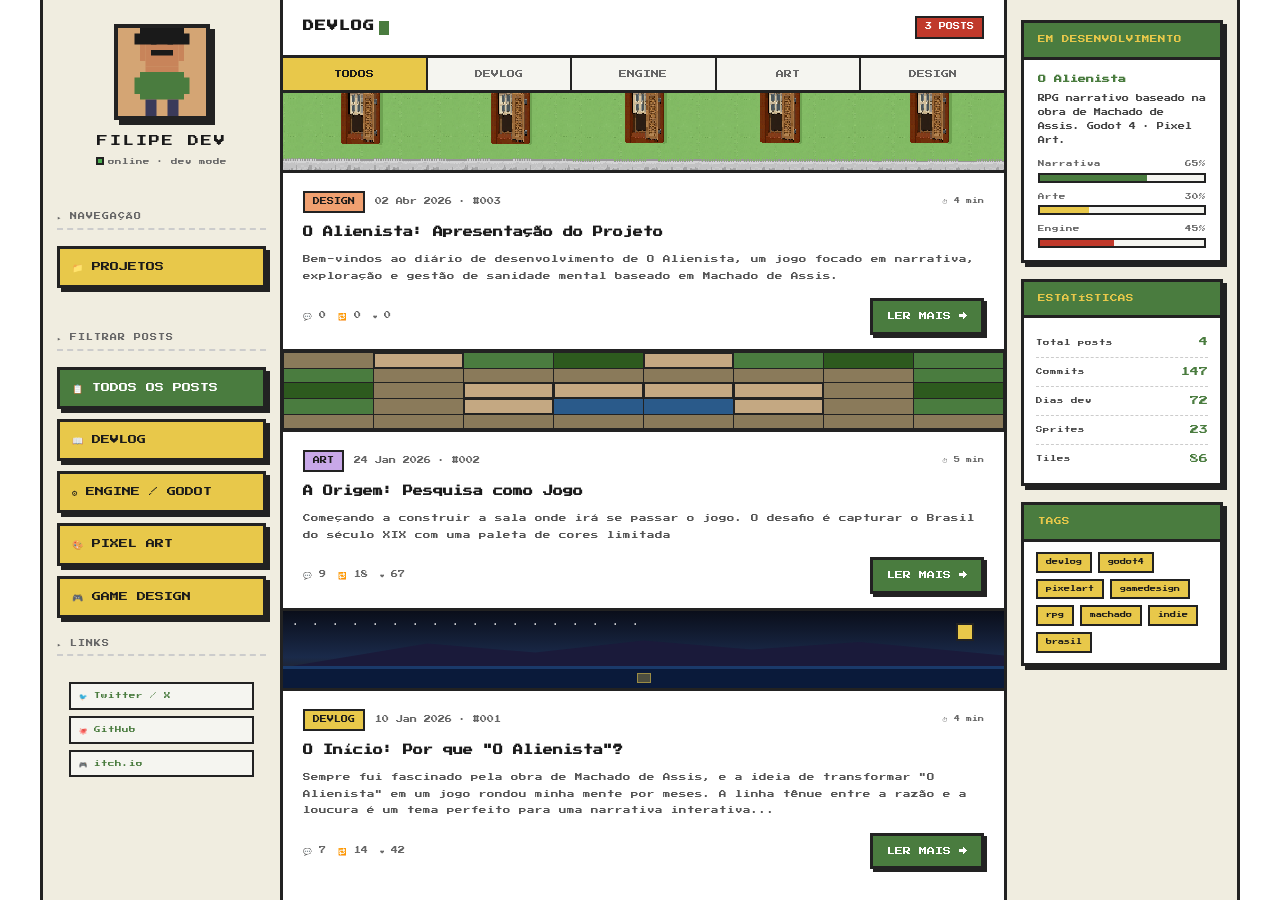
<file: index.html>
<!DOCTYPE html>
<html lang="pt-BR">

<head>
    <meta charset="UTF-8">
    <meta name="viewport" content="width=device-width, initial-scale=1.0">
    <title>FILIPE DEV — Devlog</title>
    <link href="https://fonts.googleapis.com/css2?family=Press+Start+2P&display=swap" rel="stylesheet">
    <link rel="stylesheet" href="css/shared.css">
    <link rel="stylesheet" href="css/index.css">
</head>

<body>

    <div class="layout">

        <aside class="sidebar-left">

            <div style="display:flex;flex-direction:column;align-items:center;gap:12px;margin-bottom: 24px;">
                <div class="avatar-wrap">
                    <div class="avatar-frame">
                        <svg class="pixel-avatar" viewBox="0 0 16 16" xmlns="http://www.w3.org/2000/svg" image-rendering="pixelated">
            <rect x="5" y="1" width="6" height="6" fill="#c8845a"/>
            <rect x="4" y="2" width="1" height="4" fill="#c8845a"/>
            <rect x="11" y="2" width="1" height="4" fill="#c8845a"/>
            <rect x="6" y="2" width="1" height="1" fill="#1a1a1a"/>
            <rect x="9" y="2" width="1" height="1" fill="#1a1a1a"/>
            <rect x="6" y="4" width="4" height="1" fill="#1a1a1a"/>
            <rect x="5" y="7" width="6" height="1" fill="#c8845a"/>
            <rect x="4" y="8" width="8" height="5" fill="#4a7c3f"/>
            <rect x="3" y="9" width="1" height="3" fill="#4a7c3f"/>
            <rect x="12" y="9" width="1" height="3" fill="#4a7c3f"/>
            <rect x="5" y="13" width="2" height="3" fill="#3a3a5a"/>
            <rect x="9" y="13" width="2" height="3" fill="#3a3a5a"/>
            <rect x="3" y="1" width="10" height="2" fill="#1a1a1a"/>
            <rect x="4" y="0" width="8" height="2" fill="#1a1a1a"/>
          </svg>
                    </div>
                </div>
                <div>
                    <div class="username">FILIPE DEV</div>
                    <div class="user-status"><span class="online-dot"></span>online · dev mode</div>
                </div>
            </div>

            <span class="nav-section-title">▸ NAVEGAÇÃO</span>
            <nav class="nav-section" style="margin-bottom: 24px;">
                <a href="projetos.html" class="nav-btn" style="text-decoration: none; display: block; text-align: left;">📁 PROJETOS</a>
            </nav>

            <span class="nav-section-title">▸ FILTRAR POSTS</span>
            <nav class="nav-section">
                <button class="nav-btn active" data-filter="all">📋 TODOS OS POSTS</button>
                <button class="nav-btn" data-filter="devlog">📖 DEVLOG</button>
                <button class="nav-btn" data-filter="engine">⚙️ ENGINE / GODOT</button>
                <button class="nav-btn" data-filter="art">🎨 PIXEL ART</button>
                <button class="nav-btn" data-filter="design">🎮 GAME DESIGN</button>
            </nav>

            <span class="nav-section-title">▸ LINKS</span>
            <div class="link-list">
                <a href="https://x.com/TheAllienist_" class="link-item">🐦 Twitter / X</a>
                <a href="https://github.com/FilipeMedeirosSantos" class="link-item">🐙 GitHub</a>
                <a href="https://filipemedeiros.itch.io/pai-contra-me" class="link-item">🎮 itch.io</a>
            </div>

        </aside>

        <main class="feed">

            <div class="feed-header">
                <h1>DEVLOG<span class="blink-cursor"></span></h1>
                <span id="post-count" class="post-count">— POSTS</span>
            </div>

            <div class="filter-tabs">
                <button class="filter-tab active" data-filter="all">TODOS</button>
                <button class="filter-tab" data-filter="devlog">DEVLOG</button>
                <button class="filter-tab" data-filter="engine">ENGINE</button>
                <button class="filter-tab" data-filter="art">ART</button>
                <button class="filter-tab" data-filter="design">DESIGN</button>
            </div>

            <div id="post-feed"></div>

        </main>

        <aside class="sidebar-right">

            <div class="widget">
                <span class="widget-title">EM DESENVOLVIMENTO</span>
                <div class="widget-body">
                    <strong style="color:var(--accent2);font-size:8px;display:block;margin-bottom:6px;">O Alienista</strong>
                    <p>RPG narrativo baseado na obra de Machado de Assis. Godot 4 · Pixel Art.</p>
                    <div class="progress-bar-wrap">
                        <div class="progress-label"><span>Narrativa</span><span>65%</span></div>
                        <div class="progress-bar">
                            <div class="progress-fill" style="width:65%"></div>
                        </div>
                        <div class="progress-label"><span>Arte</span><span>30%</span></div>
                        <div class="progress-bar">
                            <div class="progress-fill yellow" style="width:30%"></div>
                        </div>
                        <div class="progress-label"><span>Engine</span><span>45%</span></div>
                        <div class="progress-bar">
                            <div class="progress-fill red" style="width:45%"></div>
                        </div>
                    </div>
                </div>
            </div>

            <div class="widget">
                <span class="widget-title">ESTATÍSTICAS</span>
                <div class="widget-body" style="padding:10px 12px;">
                    <div class="stat-row"><span>Total posts</span><span class="stat-val">4</span></div>
                    <div class="stat-row"><span>Commits</span><span class="stat-val">147</span></div>
                    <div class="stat-row"><span>Dias dev</span><span class="stat-val">72</span></div>
                    <div class="stat-row"><span>Sprites</span><span class="stat-val">23</span></div>
                    <div class="stat-row"><span>Tiles</span><span class="stat-val">86</span></div>
                </div>
            </div>

            <div class="widget">
                <span class="widget-title">TAGS</span>
                <div class="tag-pills">
                    <span class="tag-pill" data-filter="devlog">devlog</span>
                    <span class="tag-pill" data-filter="engine">godot4</span>
                    <span class="tag-pill" data-filter="art">pixelart</span>
                    <span class="tag-pill" data-filter="design">gamedesign</span>
                    <span class="tag-pill">rpg</span>
                    <span class="tag-pill">machado</span>
                    <span class="tag-pill">indie</span>
                    <span class="tag-pill">brasil</span>
                </div>
            </div>

        </aside>

    </div>

    <script src="js/posts-data.js"></script>
    <script src="js/index.js"></script>
</body>

</html>
</file>
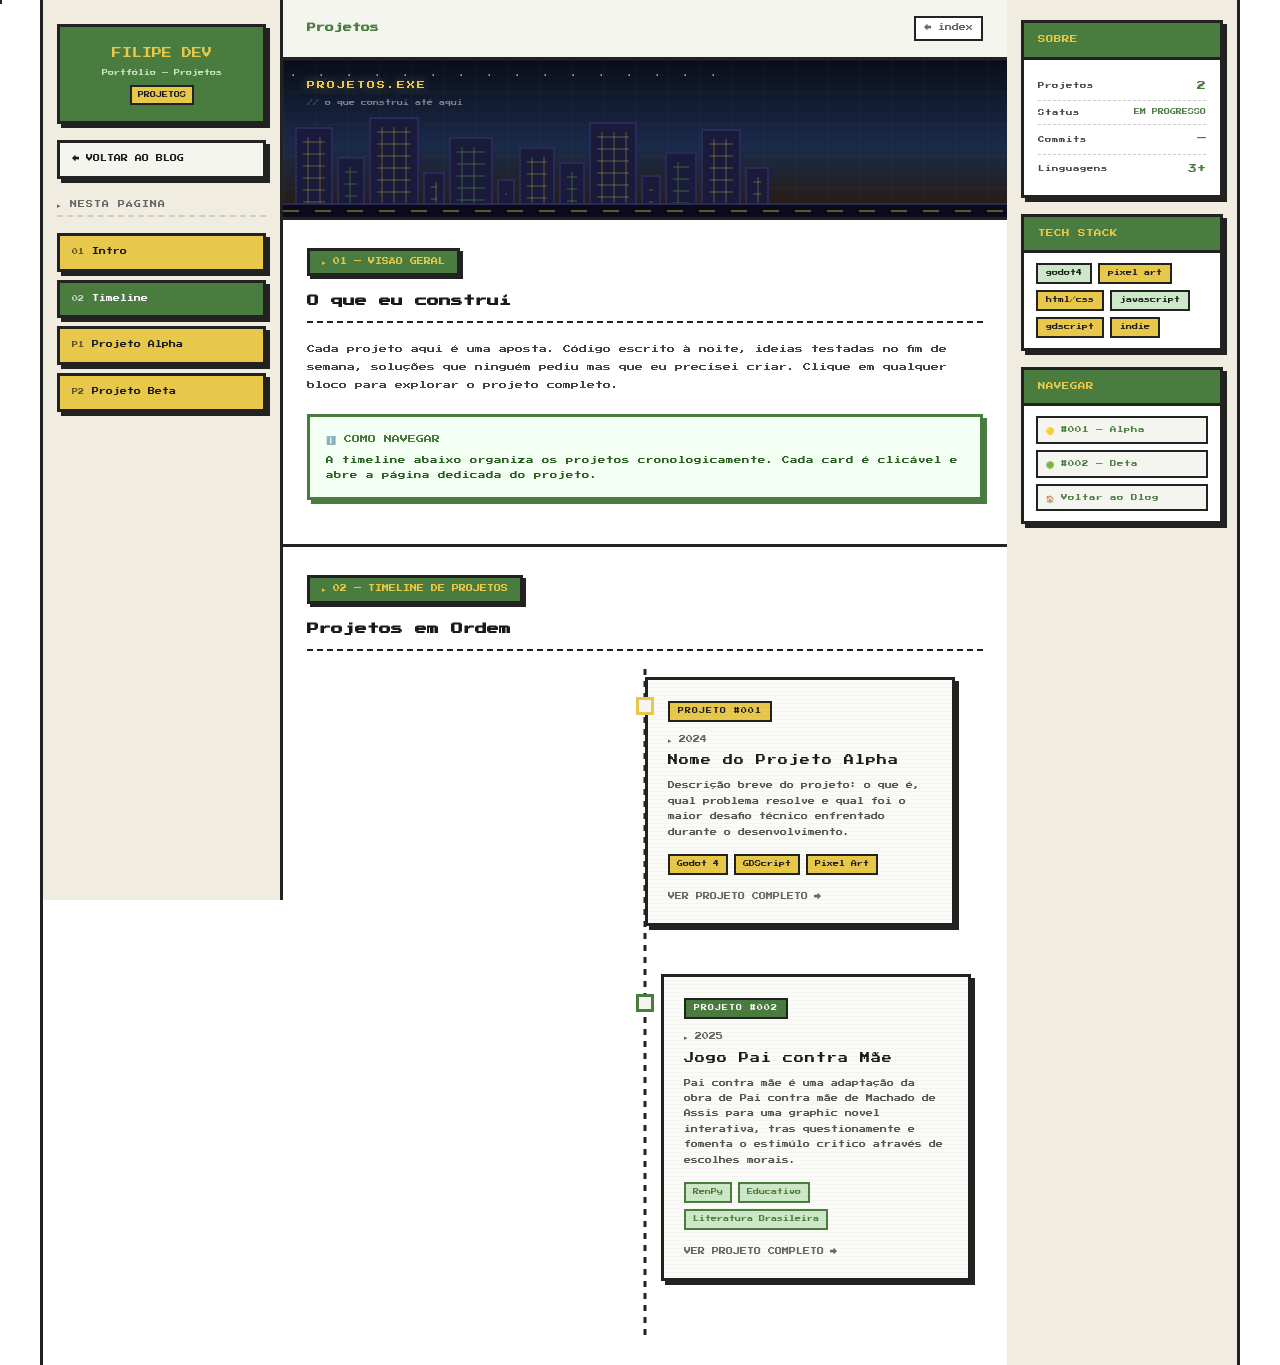
<file: projetos.html>
<!DOCTYPE html>
<html lang="pt-BR">

<head>
    <meta charset="UTF-8">
    <meta name="viewport" content="width=device-width, initial-scale=1.0">
    <title>Projetos · FILIPE DEV</title>
    <link href="https://fonts.googleapis.com/css2?family=Press+Start+2P&display=swap" rel="stylesheet">
    <link rel="stylesheet" href="css/shared.css">
    <link rel="stylesheet" href="css/article.css">

    <style>
        /* ══════════════════════════════════════════
   projetos.css — estilos exclusivos da página
   Usa variáveis de shared.css
   ══════════════════════════════════════════ */
        /* ── HERO ── */
        
        .article-hero {
            height: 160px;
        }
        /* ══ TIMELINE ══ */
        
        .timeline {
            position: relative;
            padding: 8px 0;
            margin-top: 8px;
        }
        /* linha vertical central pontilhada */
        
        .timeline::before {
            content: '';
            position: absolute;
            left: 50%;
            transform: translateX(-50%);
            top: 0;
            bottom: 0;
            width: 3px;
            background: repeating-linear-gradient( to bottom, var(--border) 0px, var(--border) 6px, transparent 6px, transparent 12px);
        }
        
        .timeline-item {
            display: flex;
            align-items: flex-start;
            position: relative;
            margin-bottom: 48px;
        }
        
        .timeline-item:nth-child(odd) {
            flex-direction: row-reverse;
        }
        
        .timeline-item:nth-child(even) {
            flex-direction: row;
        }
        /* nó central */
        
        .timeline-node {
            position: absolute;
            left: 50%;
            transform: translateX(-50%);
            top: 20px;
            width: 18px;
            height: 18px;
            background: var(--bg2);
            border: 3px solid var(--accent);
            z-index: 2;
            transition: all 0.15s;
            image-rendering: pixelated;
        }
        
        .timeline-item:nth-child(even) .timeline-node {
            border-color: var(--accent2);
        }
        
        .timeline-item:hover .timeline-node {
            background: var(--accent);
            box-shadow: 0 0 0 4px rgba(232, 200, 74, 0.25);
        }
        
        .timeline-item:nth-child(even):hover .timeline-node {
            background: var(--accent2);
            box-shadow: 0 0 0 4px rgba(74, 124, 63, 0.2);
        }
        /* espaçador central */
        
        .timeline-spacer {
            flex: 0 0 calc(50% - 12px);
            min-width: calc(50% - 12px);
        }
        /* ══ PROJECT CARD ══ */
        
        .project-card {
            flex: 0 0 calc(50% - 28px);
            min-width: 0;
            display: block;
            text-decoration: none;
            background: var(--card-bg);
            border: 3px solid var(--border);
            box-shadow: 4px 4px 0 var(--border);
            padding: 20px;
            cursor: pointer;
            position: relative;
            transition: all 0.12s;
            overflow: hidden;
        }
        
        .timeline-item:nth-child(odd) .project-card {
            margin-right: 28px;
        }
        
        .timeline-item:nth-child(even) .project-card {
            margin-left: 28px;
        }
        
        .project-card:hover {
            border-color: var(--accent);
            box-shadow: 6px 6px 0 var(--accent);
            transform: translate(-2px, -2px);
            background: #fffdf0;
        }
        
        .timeline-item:nth-child(even) .project-card:hover {
            border-color: var(--accent2);
            box-shadow: 6px 6px 0 var(--accent2);
            background: #f2fff2;
        }
        /* scanline decorativo */
        
        .project-card::after {
            content: '';
            position: absolute;
            inset: 0;
            background: repeating-linear-gradient( to bottom, transparent 0px, transparent 3px, rgba(0, 0, 0, 0.025) 3px, rgba(0, 0, 0, 0.025) 4px);
            pointer-events: none;
        }
        /* linha de conexão card → nó */
        
        .timeline-item:nth-child(odd) .project-card::before {
            content: '';
            position: absolute;
            right: -13px;
            top: 29px;
            width: 13px;
            height: 3px;
            background: var(--border);
        }
        
        .timeline-item:nth-child(even) .project-card::before {
            content: '';
            position: absolute;
            left: -13px;
            top: 29px;
            width: 13px;
            height: 3px;
            background: var(--border);
        }
        /* ── card interno ── */
        
        .card-tag {
            font-size: 6px;
            color: var(--text);
            background: var(--accent);
            border: 2px solid var(--border);
            padding: 3px 8px;
            display: inline-block;
            margin-bottom: 12px;
            letter-spacing: 1px;
        }
        
        .timeline-item:nth-child(even) .card-tag {
            background: var(--accent2);
            color: #fff;
        }
        
        .card-year {
            font-size: 7px;
            color: var(--text-muted);
            margin-bottom: 6px;
        }
        
        .card-title {
            font-size: 10px;
            color: var(--text);
            margin-bottom: 10px;
            line-height: 1.6;
            letter-spacing: 1px;
        }
        
        .project-card:hover .card-title {
            color: var(--accent);
        }
        
        .timeline-item:nth-child(even) .project-card:hover .card-title {
            color: var(--accent2);
        }
        
        .card-desc {
            font-size: 7px;
            color: #555;
            line-height: 2.2;
            margin-bottom: 14px;
        }
        
        .card-stack {
            display: flex;
            flex-wrap: wrap;
            gap: 6px;
            margin-bottom: 16px;
        }
        
        .stack-pill {
            font-size: 6px;
            color: var(--text);
            border: 2px solid var(--border);
            background: var(--accent);
            padding: 3px 7px;
        }
        
        .timeline-item:nth-child(even) .stack-pill {
            background: #cde8c8;
            border-color: var(--accent2);
            color: var(--accent2);
        }
        
        .card-cta {
            font-size: 7px;
            color: var(--text-muted);
            display: flex;
            align-items: center;
            gap: 6px;
        }
        
        .project-card:hover .card-cta {
            color: var(--accent2);
        }
        
        .timeline-item:nth-child(even) .project-card:hover .card-cta {
            color: var(--accent2);
        }
        
        .cta-arrow {
            display: inline-block;
            transition: transform 0.1s;
        }
        
        .project-card:hover .cta-arrow {
            transform: translateX(4px);
        }
        /* ══ HERO — PIXEL CITY SCENE ══ */
        
        .scene-city {
            width: 100%;
            height: 100%;
            background: linear-gradient(180deg, #0a0e1a 0%, #1a2a4a 55%, #2a1a0a 100%);
            position: relative;
            overflow: hidden;
        }
        
        .scene-city .stars::before {
            content: '· ·  · · ·  ·  · · · ·  ·  · · ·  · ·';
            position: absolute;
            top: 10px;
            left: 8px;
            right: 8px;
            font-size: 6px;
            color: #fff;
            letter-spacing: 8px;
            opacity: 0.6;
        }
        
        .scene-city .grid-lines {
            position: absolute;
            inset: 0;
            background: repeating-linear-gradient(to right, rgba(232, 200, 74, 0.04) 0, rgba(232, 200, 74, 0.04) 1px, transparent 1px, transparent 32px), repeating-linear-gradient(to bottom, rgba(232, 200, 74, 0.04) 0, rgba(232, 200, 74, 0.04) 1px, transparent 1px, transparent 32px);
        }
        
        .buildings {
            position: absolute;
            bottom: 0;
            left: 0;
            right: 0;
            height: 110px;
            display: flex;
            align-items: flex-end;
            gap: 4px;
            padding: 0 12px;
        }
        
        .b {
            flex-shrink: 0;
            background: #1a1a3a;
            border: 2px solid #2a2a5a;
            position: relative;
        }
        
        .b::after {
            content: '';
            position: absolute;
            inset: 8px 6px;
            background: repeating-linear-gradient( to bottom, transparent 0, transparent 4px, rgba(232, 200, 74, 0.18) 4px, rgba(232, 200, 74, 0.18) 6px, transparent 6px, transparent 12px), repeating-linear-gradient( to right, transparent 0, transparent 4px, rgba(232, 200, 74, 0.18) 4px, rgba(232, 200, 74, 0.18) 6px, transparent 6px, transparent 12px);
        }
        
        .b.lit::after {
            background: repeating-linear-gradient( to bottom, transparent 0, transparent 4px, rgba(74, 124, 63, 0.35) 4px, rgba(74, 124, 63, 0.35) 6px, transparent 6px, transparent 12px), repeating-linear-gradient( to right, transparent 0, transparent 4px, rgba(74, 124, 63, 0.35) 4px, rgba(74, 124, 63, 0.35) 6px, transparent 6px, transparent 12px);
        }
        
        .scene-city .road {
            position: absolute;
            bottom: 0;
            left: 0;
            right: 0;
            height: 14px;
            background: #0a0a1a;
            border-top: 2px solid #2a2a5a;
        }
        
        .scene-city .road::after {
            content: '';
            position: absolute;
            top: 5px;
            left: 0;
            right: 0;
            height: 2px;
            background: repeating-linear-gradient( to right, var(--accent) 0, var(--accent) 16px, transparent 16px, transparent 32px);
            opacity: 0.4;
        }
        
        .hero-label {
            position: absolute;
            top: 18px;
            left: 24px;
            font-family: 'Press Start 2P', monospace;
            font-size: 8px;
            color: var(--accent);
            letter-spacing: 2px;
            text-shadow: 0 0 10px rgba(232, 200, 74, 0.5);
        }
        
        .hero-sub {
            position: absolute;
            top: 38px;
            left: 24px;
            font-family: 'Press Start 2P', monospace;
            font-size: 6px;
            color: rgba(255, 255, 255, 0.45);
        }
        /* ══ RESPONSIVE ══ */
        
        @media (max-width: 900px) {
            .timeline::before {
                left: 16px;
                transform: none;
            }
            .timeline-item,
            .timeline-item:nth-child(odd) {
                flex-direction: column !important;
            }
            .timeline-spacer {
                display: none;
            }
            .timeline-node {
                left: 7px !important;
                transform: none !important;
                top: 0 !important;
                position: relative !important;
                margin-bottom: 12px;
            }
            .project-card,
            .timeline-item:nth-child(odd) .project-card,
            .timeline-item:nth-child(even) .project-card {
                margin: 0 0 0 40px !important;
                width: auto;
            }
        }
    </style>
</head>

<body>

    <div id="reading-progress"></div>

    <div class="layout">

        <aside class="sidebar-left">

            <div class="sidebar-logo">
                FILIPE DEV
                <span class="logo-sub">Portfólio — Projetos</span>
                <span class="logo-tag">PROJETOS</span>
            </div>

            <a href="index.html" class="back-btn">← VOLTAR AO BLOG</a>

            <span class="nav-section-title">▸ NESTA PÁGINA</span>

            <nav class="nav-section">
                <a href="#intro" class="nav-btn active">
                    <span class="nav-num">01</span>Intro
                </a>
                <a href="#timeline" class="nav-btn">
                    <span class="nav-num">02</span>Timeline
                </a>
                <a href="#projeto-1" class="nav-btn">
                    <span class="nav-num">P1</span>Projeto Alpha
                </a>
                <a href="#projeto-2" class="nav-btn">
                    <span class="nav-num">P2</span>Projeto Beta
                </a>
            </nav>

        </aside>

        <main class="main-content">

            <div class="content-header">
                <h1>Projetos</h1>
                <a href="index.html" class="breadcrumb">← index</a>
            </div>

            <div class="article-hero">
                <div class="scene-city">
                    <div class="stars"></div>
                    <div class="grid-lines"></div>
                    <div class="buildings">
                        <div class="b" style="width:38px;height:90px;"></div>
                        <div class="b lit" style="width:28px;height:60px;"></div>
                        <div class="b" style="width:50px;height:100px;"></div>
                        <div class="b" style="width:22px;height:45px;"></div>
                        <div class="b lit" style="width:44px;height:80px;"></div>
                        <div class="b" style="width:18px;height:38px;"></div>
                        <div class="b" style="width:36px;height:70px;"></div>
                        <div class="b lit" style="width:26px;height:55px;"></div>
                        <div class="b" style="width:48px;height:95px;"></div>
                        <div class="b" style="width:20px;height:42px;"></div>
                        <div class="b lit" style="width:32px;height:65px;"></div>
                        <div class="b" style="width:40px;height:88px;"></div>
                        <div class="b" style="width:24px;height:50px;"></div>
                    </div>
                    <div class="road"></div>
                    <div class="hero-label">PROJETOS.EXE</div>
                    <div class="hero-sub">// o que construí até aqui</div>
                </div>
            </div>

            <section class="guide-section" id="intro">
                <span class="section-badge">▸ 01 — VISÃO GERAL</span>
                <h2 class="section-title">O que eu construí</h2>

                <p class="section-intro">
                    Cada projeto aqui é uma aposta. Código escrito à noite, ideias testadas no fim de semana, soluções que ninguém pediu mas que eu precisei criar. Clique em qualquer bloco para explorar o projeto completo.
                </p>

                <div class="callout info">
                    <span class="callout-title">ℹ️ COMO NAVEGAR</span> A timeline abaixo organiza os projetos cronologicamente. Cada card é clicável e abre a página dedicada do projeto.
                </div>
            </section>

            <section class="guide-section" id="timeline">
                <span class="section-badge">▸ 02 — TIMELINE DE PROJETOS</span>
                <h2 class="section-title">Projetos em Ordem</h2>

                <div class="timeline">

                    <div class="timeline-item" id="projeto-1">
                        <div class="project-card" onclick="window.location.href='#LINK_PROJETO_1'" role="link" tabindex="0" onkeydown="if(event.key==='Enter') window.location.href='#LINK_PROJETO_1'">
                            <span class="card-tag">PROJETO #001</span>
                            <div class="card-year">▸ 2024</div>
                            <div class="card-title">Nome do Projeto Alpha</div>
                            <div class="card-desc">
                                Descrição breve do projeto: o que é, qual problema resolve e qual foi o maior desafio técnico enfrentado durante o desenvolvimento.
                            </div>
                            <div class="card-stack">
                                <span class="stack-pill">Godot 4</span>
                                <span class="stack-pill">GDScript</span>
                                <span class="stack-pill">Pixel Art</span>
                            </div>
                            <div class="card-cta">
                                VER PROJETO COMPLETO <span class="cta-arrow">→</span>
                            </div>
                        </div>
                        <div class="timeline-spacer"></div>
                        <div class="timeline-node"></div>
                    </div>

                    <div class="timeline-item" id="projeto-2">
                        <div class="timeline-spacer"></div>
                        <div class="timeline-node"></div>
                        <div class="project-card" onclick="window.location.href='https://filipemedeirossantos.github.io/paicontramae/'" role="link" tabindex="0" onkeydown="if(event.key==='Enter') window.location.href='https://filipemedeirossantos.github.io/paicontramae/'">
                            <span class="card-tag">PROJETO #002</span>
                            <div class="card-year">▸ 2025</div>
                            <div class="card-title">Jogo Pai contra Mãe</div>
                            <div class="card-desc">
                                Pai contra mãe é uma adaptação da obra de Pai contra mãe de Machado de Assis para uma graphic novel interativa, tras questionamente e fomenta o estimúlo critico através de escolhes morais.
                            </div>
                            <div class="card-stack">
                                <span class="stack-pill">RenPy</span>
                                <span class="stack-pill">Educativo</span>
                                <span class="stack-pill">Literatura Brasileira</span>
                            </div>
                            <div class="card-cta">
                                VER PROJETO COMPLETO <span class="cta-arrow">→</span>
                            </div>
                        </div>
                    </div>

                </div>
            </section>

        </main>

        <aside class="sidebar-right">

            <div class="widget">
                <span class="widget-title">SOBRE</span>
                <div class="widget-body">
                    <div class="stat-row"><span>Projetos</span><span class="stat-val">2</span></div>
                    <div class="stat-row"><span>Status</span><span class="stat-val" style="font-size:6px;">EM PROGRESSO</span></div>
                    <div class="stat-row"><span>Commits</span><span class="stat-val">—</span></div>
                    <div class="stat-row"><span>Linguagens</span><span class="stat-val">3+</span></div>
                </div>
            </div>

            <div class="widget">
                <span class="widget-title">TECH STACK</span>
                <div class="tag-cloud">
                    <span class="tag green">godot4</span>
                    <span class="tag">pixel art</span>
                    <span class="tag">html/css</span>
                    <span class="tag green">javascript</span>
                    <span class="tag">gdscript</span>
                    <span class="tag">indie</span>
                </div>
            </div>

            <div class="widget">
                <span class="widget-title">NAVEGAR</span>
                <div class="link-list">
                    <a href="#projeto-1" class="link-item">🟡 #001 — Alpha</a>
                    <a href="#projeto-2" class="link-item">🟢 #002 — Beta</a>
                    <a href="index.html" class="link-item">🏠 Voltar ao Blog</a>
                </div>
            </div>

        </aside>

    </div>

    <script src="js/article.js"></script>
    <script>
        // ── Nav active on scroll ──
        const sections = document.querySelectorAll('section[id], div.timeline-item[id]');
        const navBtns = document.querySelectorAll('.nav-btn');

        const observer = new IntersectionObserver(entries => {
            entries.forEach(entry => {
                if (entry.isIntersecting) {
                    navBtns.forEach(b => b.classList.remove('active'));
                    const active = document.querySelector(`.nav-btn[href="#${entry.target.id}"]`);
                    if (active) active.classList.add('active');
                }
            });
        }, {
            rootMargin: '-30% 0px -60% 0px'
        });

        sections.forEach(s => observer.observe(s));
    </script>
</body>

</html>
</file>
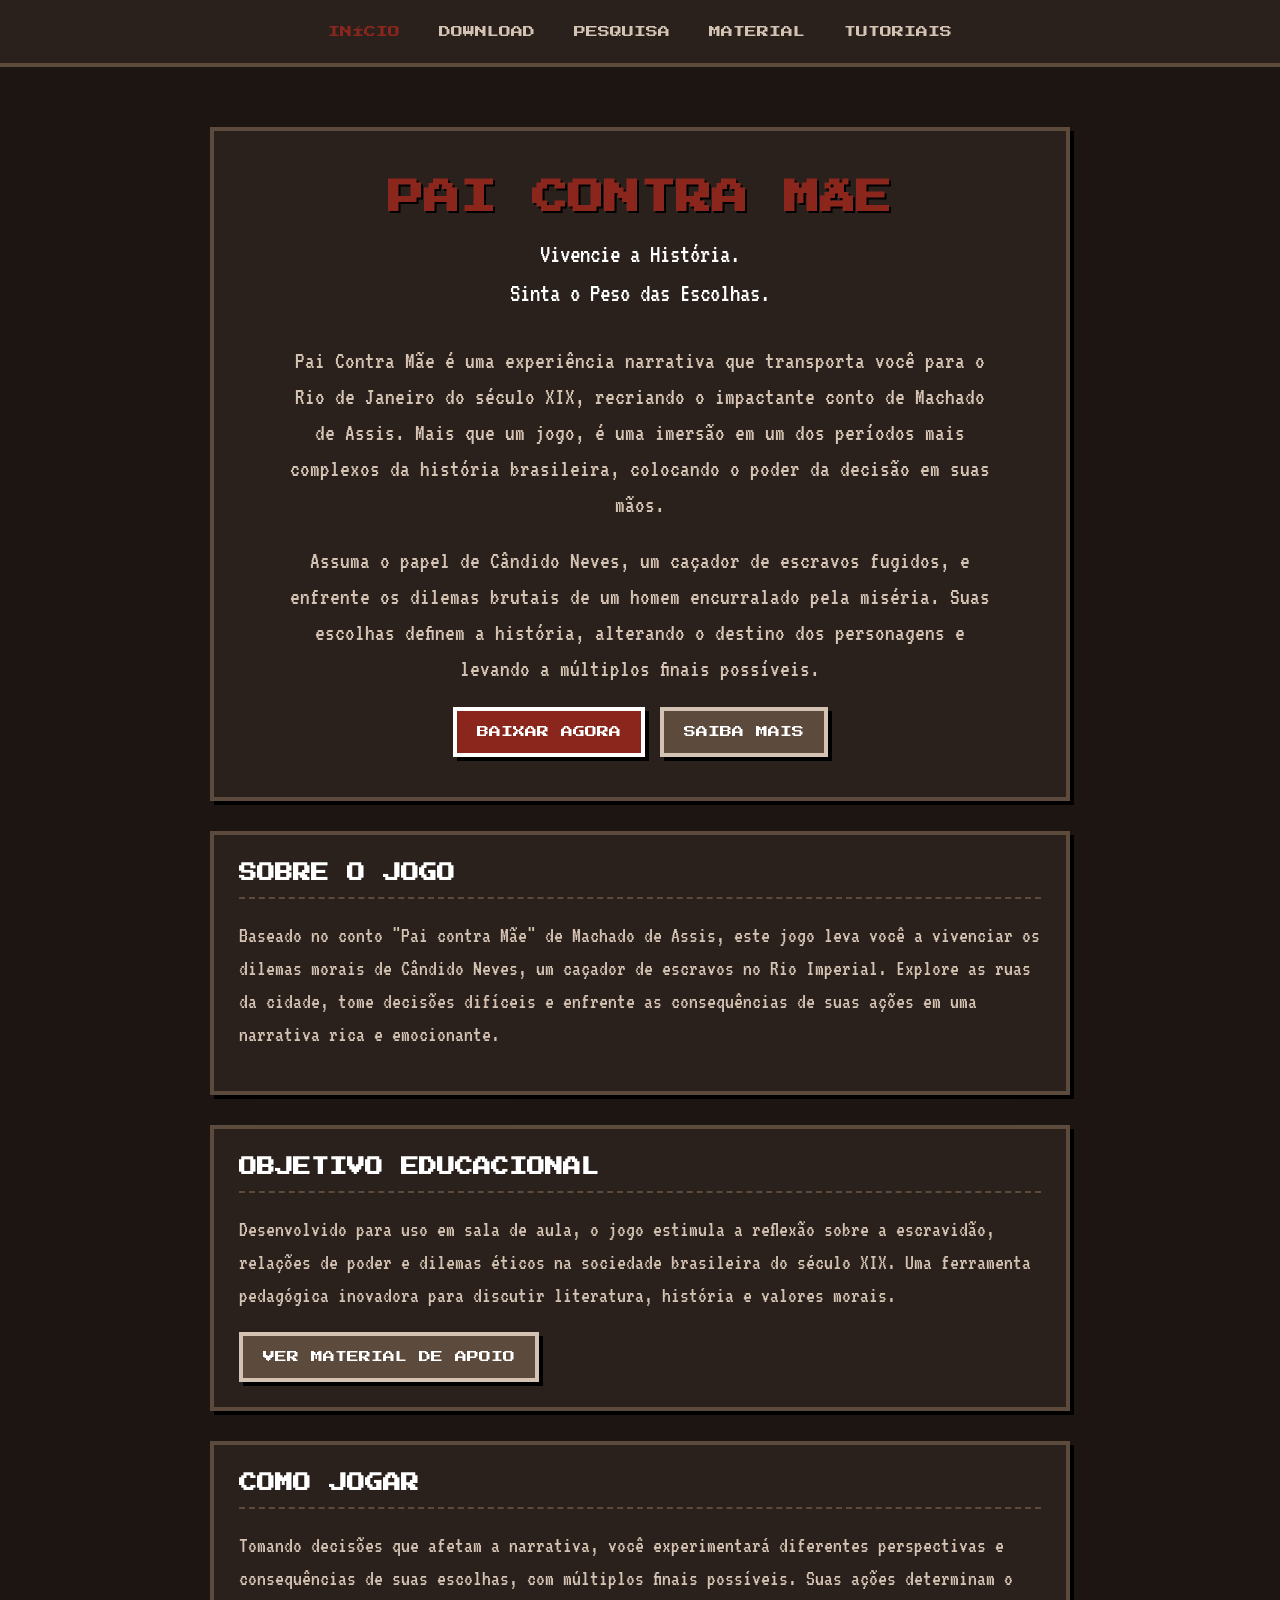
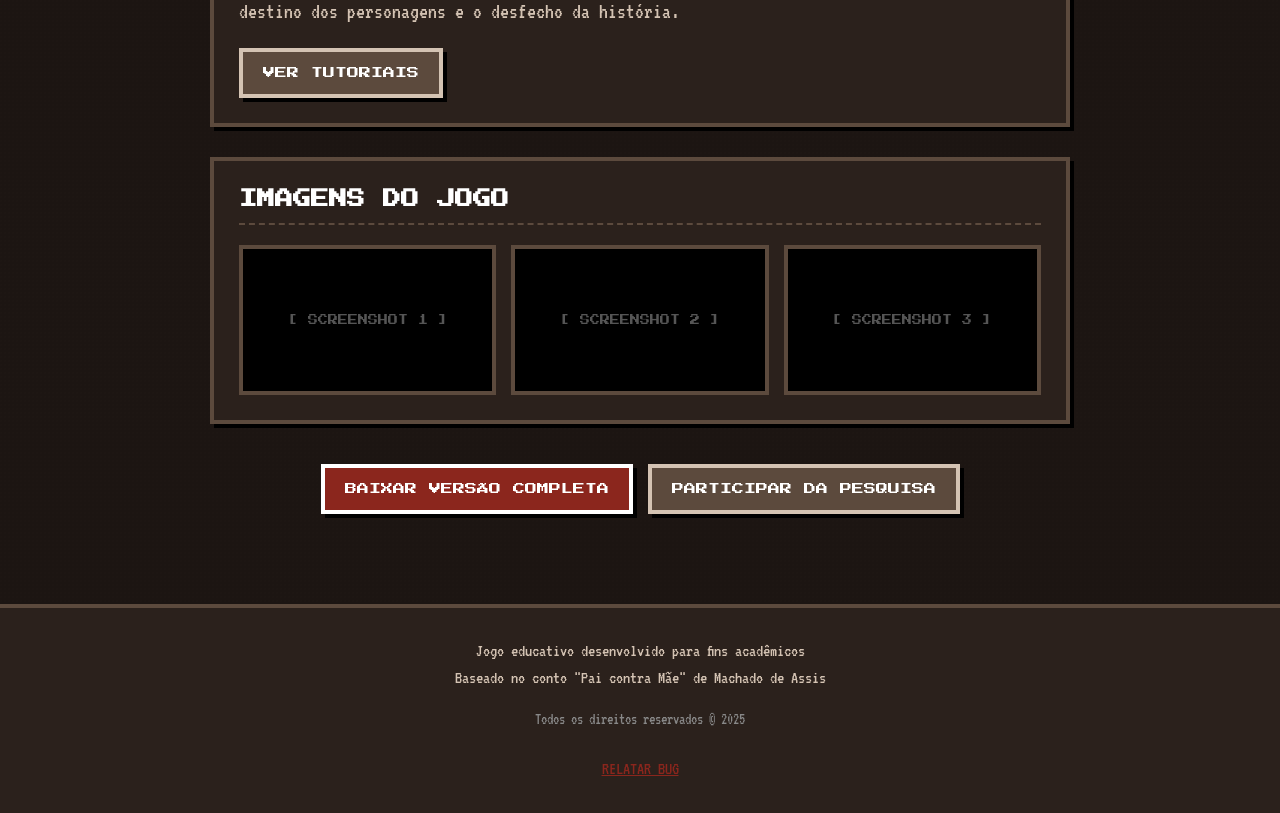
<file: theallienist - Copia.html>
<!DOCTYPE html>
<html lang="pt-BR">
<head>
    <meta charset="UTF-8">
    <meta name="viewport" content="width=device-width, initial-scale=1.0">
    <title>Pai Contra Mãe - O Jogo</title>
    <link href="https://fonts.googleapis.com/css2?family=Press+Start+2P&family=VT323&display=swap" rel="stylesheet">
    
    <style>
        :root {
            --bg-color: #1c1512; /* Marrom bem escuro/preto */
            --text-main: #d4c3b3; /* Cor de pergaminho */
            --highlight: #8b261d; /* Vermelho escuro/sangue seco */
            --border-color: #5c4a3d; /* Marrom madeira */
            --panel-bg: #2b211c;
        }

        * {
            box-sizing: border-box;
            margin: 0;
            padding: 0;
        }

        body {
            background-color: var(--bg-color);
            color: var(--text-main);
            font-family: 'VT323', monospace;
            font-size: 22px;
            line-height: 1.5;
            background-image: linear-gradient(rgba(28, 21, 18, 0.9), rgba(28, 21, 18, 0.9)), url('data:image/svg+xml;utf8,<svg width="4" height="4" xmlns="http://www.w3.org/2000/svg"><rect width="2" height="2" fill="%232b211c"/></svg>');
        }

        h1, h2, h3, .pixel-font {
            font-family: 'Press Start 2P', cursive;
            text-transform: uppercase;
        }

        /* Navegação */
        nav {
            background-color: var(--panel-bg);
            border-bottom: 4px solid var(--border-color);
            padding: 15px;
            text-align: center;
            position: sticky;
            top: 0;
            z-index: 100;
        }

        nav a {
            color: var(--text-main);
            text-decoration: none;
            font-family: 'Press Start 2P', cursive;
            font-size: 12px;
            margin: 0 15px;
            cursor: pointer;
            transition: color 0.2s;
        }

        nav a:hover, nav a.active {
            color: var(--highlight);
        }

        /* Container Principal */
        .container {
            max-width: 900px;
            margin: 40px auto;
            padding: 20px;
        }

        /* Estilo das "Páginas" */
        .page {
            display: none;
            animation: fadeIn 0.3s;
        }

        .page.active {
            display: block;
        }

        @keyframes fadeIn {
            from { opacity: 0; transform: translateY(10px); }
            to { opacity: 1; transform: translateY(0); }
        }

        /* Caixas de Texto (Estilo RPG) */
        .rpg-box {
            background-color: var(--panel-bg);
            border: 4px solid var(--border-color);
            box-shadow: 4px 4px 0px #000;
            padding: 25px;
            margin-bottom: 30px;
        }

        /* Tipografia */
        h1 {
            font-size: 36px;
            color: var(--highlight);
            text-shadow: 2px 2px 0px #000;
            margin-bottom: 10px;
            text-align: center;
        }

        h2 {
            font-size: 18px;
            margin-bottom: 20px;
            color: #fff;
            border-bottom: 2px dashed var(--border-color);
            padding-bottom: 10px;
        }

        .subtitle {
            text-align: center;
            font-size: 26px;
            margin-bottom: 30px;
            color: #fff;
        }

        p {
            margin-bottom: 15px;
        }

        /* Botões */
        .btn-container {
            display: flex;
            gap: 15px;
            justify-content: center;
            margin-top: 20px;
            flex-wrap: wrap;
        }

        .btn {
            background-color: var(--border-color);
            color: #fff;
            font-family: 'Press Start 2P', cursive;
            font-size: 12px;
            padding: 15px 20px;
            border: 4px solid var(--text-main);
            cursor: pointer;
            text-decoration: none;
            box-shadow: 4px 4px 0px #000;
            transition: all 0.1s;
        }

        .btn:hover {
            background-color: var(--highlight);
            transform: translate(2px, 2px);
            box-shadow: 2px 2px 0px #000;
        }

        .btn.primary {
            background-color: var(--highlight);
            border-color: #fff;
        }

        /* Galeria de Imagens (Placeholders) */
        .gallery {
            display: flex;
            gap: 15px;
            margin-top: 20px;
        }

        .pixel-img {
            width: 100%;
            height: 150px;
            background-color: #000;
            border: 4px solid var(--border-color);
            display: flex;
            align-items: center;
            justify-content: center;
            font-family: 'Press Start 2P', cursive;
            font-size: 10px;
            color: #555;
            image-rendering: pixelated; /* Garante que imagens reais fiquem pixeladas */
        }

        /* Rodapé */
        footer {
            text-align: center;
            padding: 30px;
            border-top: 4px solid var(--border-color);
            margin-top: 50px;
            font-size: 18px;
            background-color: var(--panel-bg);
        }

        .bug-btn {
            color: var(--highlight);
            text-decoration: underline;
            cursor: pointer;
            margin-top: 10px;
            display: inline-block;
        }
    </style>
</head>
<body>

    <nav>
        <a onclick="navigate('home')" id="nav-home" class="active">INÍCIO</a>
        <a onclick="navigate('download')" id="nav-download">DOWNLOAD</a>
        <a onclick="navigate('pesquisa')" id="nav-pesquisa">PESQUISA</a>
        <a onclick="navigate('material')" id="nav-material">MATERIAL</a>
        <a onclick="navigate('tutoriais')" id="nav-tutoriais">TUTORIAIS</a>
    </nav>

    <div class="container">
        
        <div id="page-home" class="page active">
            <div class="rpg-box" style="text-align: center; padding: 40px 20px;">
                <h1>PAI CONTRA MÃE</h1>
                <div class="subtitle">Vivencie a História.<br>Sinta o Peso das Escolhas.</div>
                <p style="font-size: 24px; max-width: 700px; margin: 0 auto 20px auto;">
                    Pai Contra Mãe é uma experiência narrativa que transporta você para o Rio de Janeiro do século XIX, recriando o impactante conto de Machado de Assis. Mais que um jogo, é uma imersão em um dos períodos mais complexos da história brasileira, colocando o poder da decisão em suas mãos.
                </p>
                <p style="font-size: 24px; max-width: 700px; margin: 0 auto;">
                    Assuma o papel de Cândido Neves, um caçador de escravos fugidos, e enfrente os dilemas brutais de um homem encurralado pela miséria. Suas escolhas definem a história, alterando o destino dos personagens e levando a múltiplos finais possíveis.
                </p>
                <div class="btn-container">
                    <button class="btn primary" onclick="navigate('download')">BAIXAR AGORA</button>
                    <button class="btn" onclick="document.getElementById('sobre').scrollIntoView({behavior: 'smooth'})">SAIBA MAIS</button>
                </div>
            </div>

            <div id="sobre" class="rpg-box">
                <h2>SOBRE O JOGO</h2>
                <p>Baseado no conto "Pai contra Mãe" de Machado de Assis, este jogo leva você a vivenciar os dilemas morais de Cândido Neves, um caçador de escravos no Rio Imperial. Explore as ruas da cidade, tome decisões difíceis e enfrente as consequências de suas ações em uma narrativa rica e emocionante.</p>
            </div>

            <div class="rpg-box">
                <h2>OBJETIVO EDUCACIONAL</h2>
                <p>Desenvolvido para uso em sala de aula, o jogo estimula a reflexão sobre a escravidão, relações de poder e dilemas éticos na sociedade brasileira do século XIX. Uma ferramenta pedagógica inovadora para discutir literatura, história e valores morais.</p>
                <div class="btn-container" style="justify-content: flex-start;">
                    <button class="btn" onclick="navigate('material')">VER MATERIAL DE APOIO</button>
                </div>
            </div>

            <div class="rpg-box">
                <h2>COMO JOGAR</h2>
                <p>Tomando decisões que afetam a narrativa, você experimentará diferentes perspectivas e consequências de suas escolhas, com múltiplos finais possíveis. Suas ações determinam o destino dos personagens e o desfecho da história.</p>
                <div class="btn-container" style="justify-content: flex-start;">
                    <button class="btn" onclick="navigate('tutoriais')">VER TUTORIAIS</button>
                </div>
            </div>

            <div class="rpg-box">
                <h2>IMAGENS DO JOGO</h2>
                <div class="gallery">
                    <div class="pixel-img">[ SCREENSHOT 1 ]</div>
                    <div class="pixel-img">[ SCREENSHOT 2 ]</div>
                    <div class="pixel-img">[ SCREENSHOT 3 ]</div>
                </div>
            </div>

            <div class="btn-container" style="margin-top: 40px; margin-bottom: 20px;">
                <button class="btn primary" onclick="navigate('download')">BAIXAR VERSÃO COMPLETA</button>
                <button class="btn" onclick="navigate('pesquisa')">PARTICIPAR DA PESQUISA</button>
            </div>
        </div>

        <div id="page-download" class="page">
            <div class="rpg-box">
                <h2>DOWNLOAD DO JOGO</h2>
                <p>Escolha a versão compatível com o seu sistema operacional para começar a sua jornada pelas ruas do Rio de Janeiro Imperial.</p>
                <br>
                <div class="btn-container" style="justify-content: flex-start;">
                    <button class="btn primary">BAIXAR PARA WINDOWS</button>
                    <button class="btn">BAIXAR PARA LINUX</button>
                    <button class="btn">BAIXAR PARA MAC</button>
                </div>
            </div>
        </div>

        <div id="page-pesquisa" class="page">
            <div class="rpg-box">
                <h2>PESQUISA ACADÊMICA</h2>
                <p>Sua opinião é fundamental! Como este é um projeto acadêmico e educativo, o seu feedback após jogar nos ajuda a avaliar a eficácia do jogo como ferramenta de ensino.</p>
                <br>
                <button class="btn primary">ACESSAR FORMULÁRIO DE PESQUISA</button>
            </div>
        </div>

        <div id="page-material" class="page">
            <div class="rpg-box">
                <h2>MATERIAL PARA PROFESSORES</h2>
                <p>Documentos, planos de aula e guias de discussão estruturados para professores aplicarem o jogo "Pai Contra Mãe" em turmas do Ensino Médio e Superior.</p>
                <ul style="margin-left: 20px; margin-top: 15px;">
                    <li>Guia de Análise Literária - Machado de Assis</li>
                    <li>Contexto Histórico: O Rio de Janeiro no Século XIX</li>
                    <li>Roteiro de Debates para Sala de Aula</li>
                </ul>
            </div>
        </div>

        <div id="page-tutoriais" class="page">
            <div class="rpg-box">
                <h2>TUTORIAIS DE JOGABILIDADE</h2>
                <p>Aprenda os controles básicos e como o sistema de escolhas e consequências funciona dentro da narrativa.</p>
                <br>
                <p>> <strong>Mouse:</strong> Interagir com o cenário e selecionar diálogos.</p>
                <p>> <strong>Inventário:</strong> Gerencie os escassos recursos de Cândido Neves.</p>
                <p>> <strong>Atenção:</strong> Cada escolha consome tempo, e o prazo do aluguel não perdoa.</p>
            </div>
        </div>

    </div>

    <footer>
        <p>Jogo educativo desenvolvido para fins acadêmicos<br>Baseado no conto "Pai contra Mãe" de Machado de Assis</p>
        <p style="margin-top: 10px; font-size: 16px; color: #888;">Todos os direitos reservados &copy; 2025</p>
        <span class="bug-btn" onclick="alert('Sistema de reporte de bug abrirá aqui.')">RELATAR BUG</span>
    </footer>

    <script>
        function navigate(pageId) {
            // Esconde todas as páginas
            const pages = document.querySelectorAll('.page');
            pages.forEach(page => page.classList.remove('active'));

            // Remove a classe active de todos os links do menu
            const links = document.querySelectorAll('nav a');
            links.forEach(link => link.classList.remove('active'));

            // Mostra a página selecionada
            document.getElementById('page-' + pageId).classList.add('active');

            // Adiciona a classe active no link correspondente do menu
            document.getElementById('nav-' + pageId).classList.add('active');

            // Sobe a tela para o topo
            window.scrollTo(0, 0);
        }
    </script>
</body>
</html>
</file>
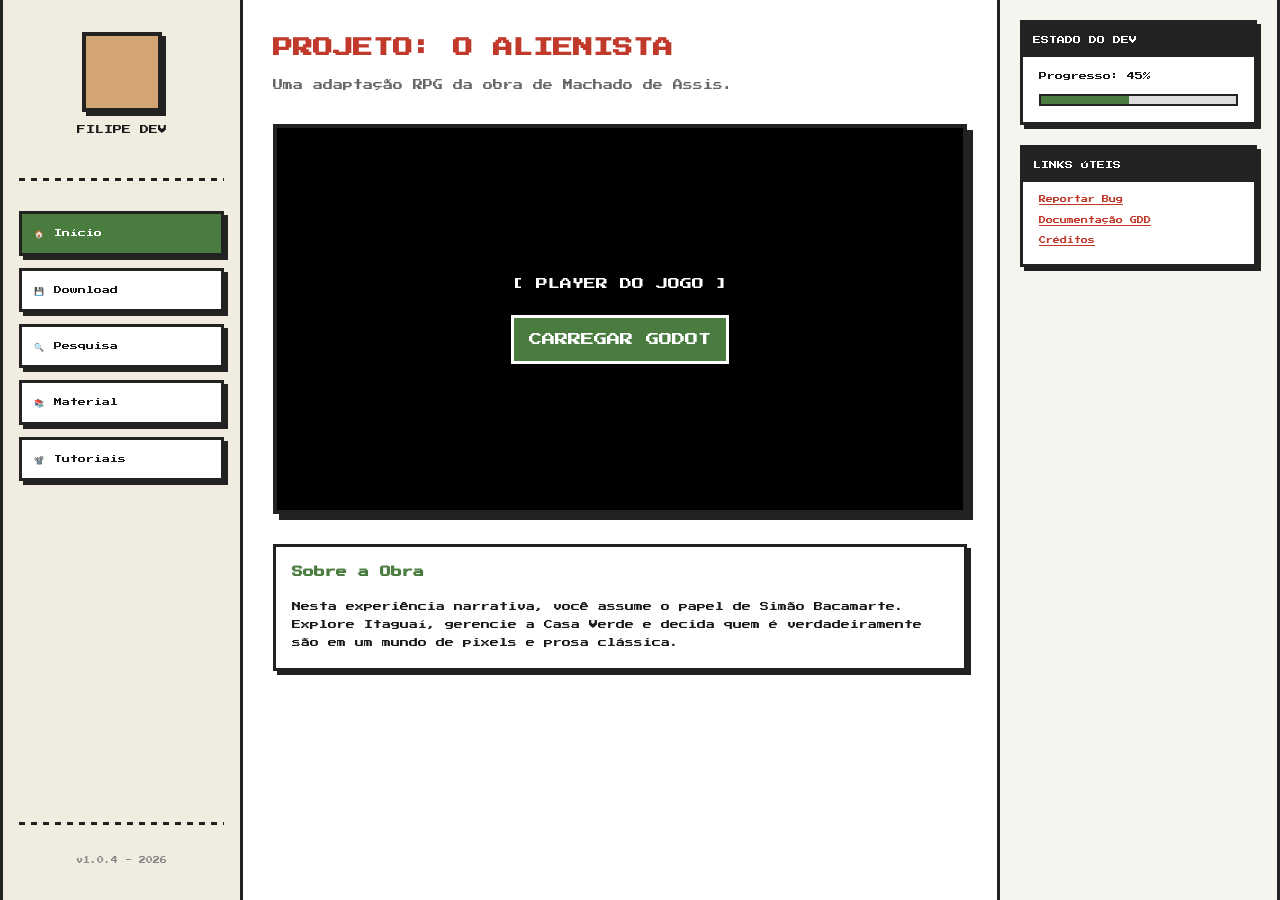
<file: theallienist.html>
<!DOCTYPE html>
<html lang="pt-BR">
<head>
<meta charset="UTF-8">
<meta name="viewport" content="width=device-width, initial-scale=1.0">
<title>FILIPE DEV — Game Portal</title>
<link href="https://fonts.googleapis.com/css2?family=Press+Start+2P&display=swap" rel="stylesheet">
<style>
  :root {
    --bg: #ffffff;
    --bg2: #f5f5f0;
    --border: #222;
    --accent: #e8c84a;
    --accent2: #4a7c3f;
    --accent3: #c0392b;
    --text: #1a1a1a;
    --text-muted: #666;
    --sidebar-bg: #f0ede0;
    --pixel: 3px;
  }

  * { box-sizing: border-box; margin: 0; padding: 0; }
  body {
    font-family: 'Press Start 2P', monospace;
    background: var(--bg);
    color: var(--text);
    font-size: 10px;
    line-height: 1.8;
    image-rendering: pixelated;
  }

  /* ── LAYOUT GLOBAL ── */
  .layout {
    display: grid;
    grid-template-columns: 240px 1fr 280px;
    max-width: 1400px;
    margin: 0 auto;
    min-height: 100vh;
    border-left: 3px solid var(--border);
    border-right: 3px solid var(--border);
  }

  /* ── SIDEBAR ESQUERDA (NAVEGAÇÃO) ── */
  .sidebar-left {
    background: var(--sidebar-bg);
    border-right: 3px solid var(--border);
    padding: 32px 16px;
    position: sticky;
    top: 0;
    height: 100vh;
    display: flex;
    flex-direction: column;
    gap: 20px;
  }

  .nav-section {
    display: flex;
    flex-direction: column;
    gap: 12px;
  }

  .nav-btn {
    display: flex;
    align-items: center;
    gap: 10px;
    padding: 12px;
    background: var(--bg);
    border: 3px solid var(--border);
    box-shadow: 4px 4px 0 var(--border);
    font-family: 'Press Start 2P', monospace;
    font-size: 8px;
    color: var(--text);
    text-decoration: none;
    cursor: pointer;
    transition: transform 0.08s, box-shadow 0.08s;
  }

  .nav-btn:hover {
    transform: translate(2px, 2px);
    box-shadow: 2px 2px 0 var(--border);
    background: var(--accent);
  }

  .nav-btn.active {
    background: var(--accent2);
    color: #fff;
  }

  .pixel-divider {
    height: 3px;
    background: repeating-linear-gradient(90deg, var(--border) 0, var(--border) 6px, transparent 6px, transparent 12px);
    margin: 10px 0;
  }

  /* ── CONTEÚDO CENTRAL ── */
  .main-feed {
    padding: 30px;
    background: var(--bg);
    overflow-y: auto;
  }

  .game-hero {
    background: #000;
    width: 100%;
    aspect-ratio: 16/9;
    border: 4px solid var(--border);
    box-shadow: 6px 6px 0 var(--border);
    margin-bottom: 30px;
    display: flex;
    align-items: center;
    justify-content: center;
    position: relative;
  }

  /* ── SIDEBAR DIREITA (INFO) ── */
  .sidebar-right {
    background: var(--bg2);
    border-left: 3px solid var(--border);
    padding: 20px;
    display: flex;
    flex-direction: column;
    gap: 20px;
  }

  .widget {
    background: var(--bg);
    border: 3px solid var(--border);
    box-shadow: 4px 4px 0 var(--border);
    padding: 16px;
  }

  .widget-title {
    font-size: 8px;
    color: #fff;
    background: var(--border);
    margin: -16px -16px 12px -16px;
    padding: 10px;
    display: block;
  }

  @media (max-width: 1100px) {
    .layout { grid-template-columns: 80px 1fr 240px; }
    .nav-btn span { display: none; } /* Esconde texto em telas menores */
  }
</style>
</head>
<body>

<div class="layout">

  <aside class="sidebar-left">
    <div style="text-align: center; margin-bottom: 10px;">
      <div style="width: 80px; height: 80px; background: #d4a574; border: 4px solid var(--border); margin: 0 auto 10px; box-shadow: 4px 4px 0 var(--border);"></div>
      <div style="font-size: 9px;">FILIPE DEV</div>
    </div>

    <div class="pixel-divider"></div>

    <nav class="nav-section">
      <a href="#" class="nav-btn active">🏠 <span>Início</span></a>
      <a href="#" class="nav-btn">💾 <span>Download</span></a>
      <a href="#" class="nav-btn">🔍 <span>Pesquisa</span></a>
      <a href="#" class="nav-btn">📚 <span>Material</span></a>
      <a href="#" class="nav-btn">📽️ <span>Tutoriais</span></a>
    </nav>

    <div class="pixel-divider" style="margin-top: auto;"></div>
    <div style="font-size: 7px; color: #888; text-align: center;">v1.0.4 - 2026</div>
  </aside>

  <main class="main-feed">
    <header style="margin-bottom: 30px;">
      <h1 style="font-size: 20px; color: var(--accent3);">PROJETO: O ALIENISTA</h1>
      <p style="color: var(--text-muted); margin-top: 10px;">Uma adaptação RPG da obra de Machado de Assis.</p>
    </header>

    <div class="game-hero">
      <div style="text-align: center; color: #fff;">
        <p style="font-size: 12px;">[ PLAYER DO JOGO ]</p>
        <button style="margin-top: 20px; padding: 15px; font-family: 'Press Start 2P'; cursor: pointer; background: var(--accent2); color: white; border: 3px solid white;">CARREGAR GODOT</button>
      </div>
    </div>

    <div class="widget">
      <h2 style="font-size: 11px; margin-bottom: 15px; color: var(--accent2);">Sobre a Obra</h2>
      <p style="font-size: 9px; line-height: 2;">
        Nesta experiência narrativa, você assume o papel de Simão Bacamarte. 
        Explore Itaguaí, gerencie a Casa Verde e decida quem é verdadeiramente são em um mundo de pixels e prosa clássica.
      </p>
    </div>
  </main>

  <aside class="sidebar-right">
    <div class="widget">
      <span class="widget-title">ESTADO DO DEV</span>
      <div style="font-size: 8px;">
        <div style="margin-bottom: 10px;">Progresso: 45%</div>
        <div style="height: 12px; background: #ddd; border: 2px solid var(--border);">
          <div style="width: 45%; height: 100%; background: var(--accent2);"></div>
        </div>
      </div>
    </div>

    <div class="widget">
      <span class="widget-title">LINKS ÚTEIS</span>
      <ul style="list-style: none; font-size: 7px;">
        <li style="margin-bottom: 8px;"><a href="#" style="color: var(--accent3);">Reportar Bug</a></li>
        <li style="margin-bottom: 8px;"><a href="#" style="color: var(--accent3);">Documentação GDD</a></li>
        <li><a href="#" style="color: var(--accent3);">Créditos</a></li>
      </ul>
    </div>
  </aside>

</div>

</body>
</html>
</file>
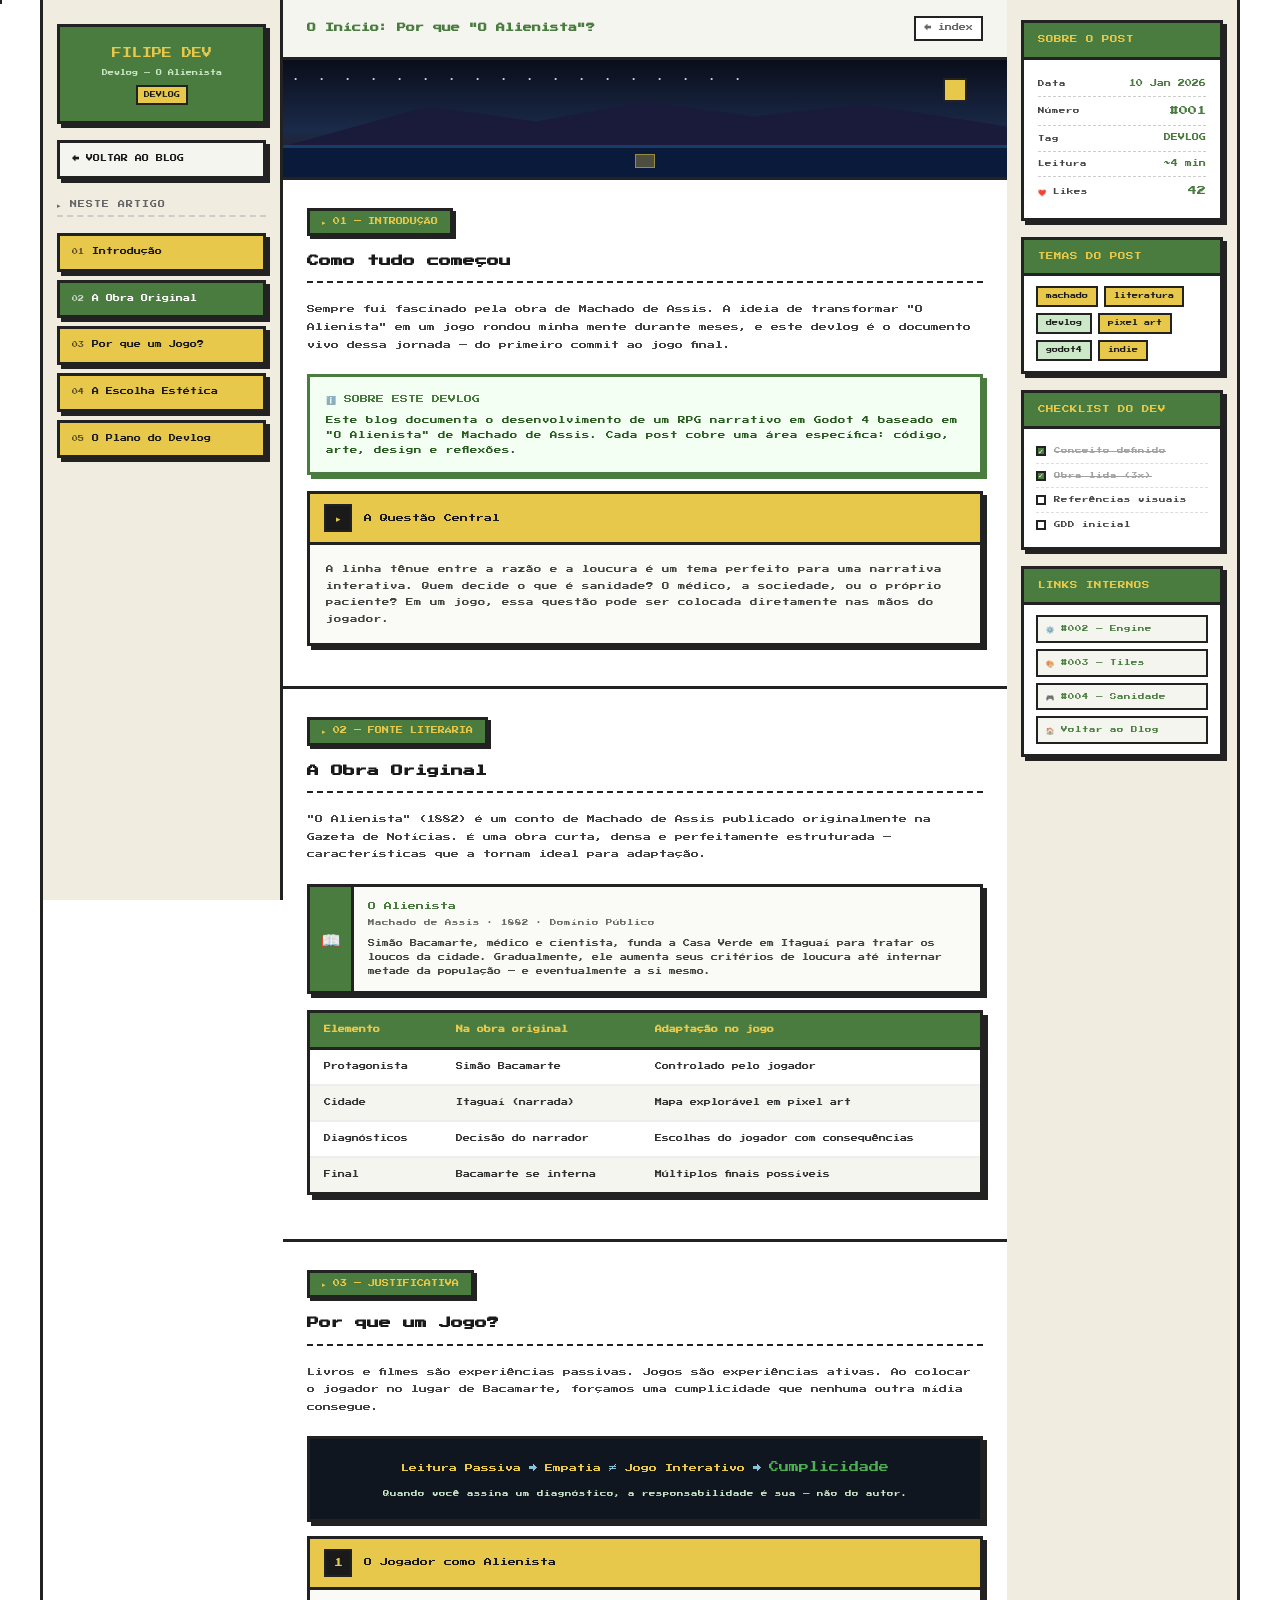
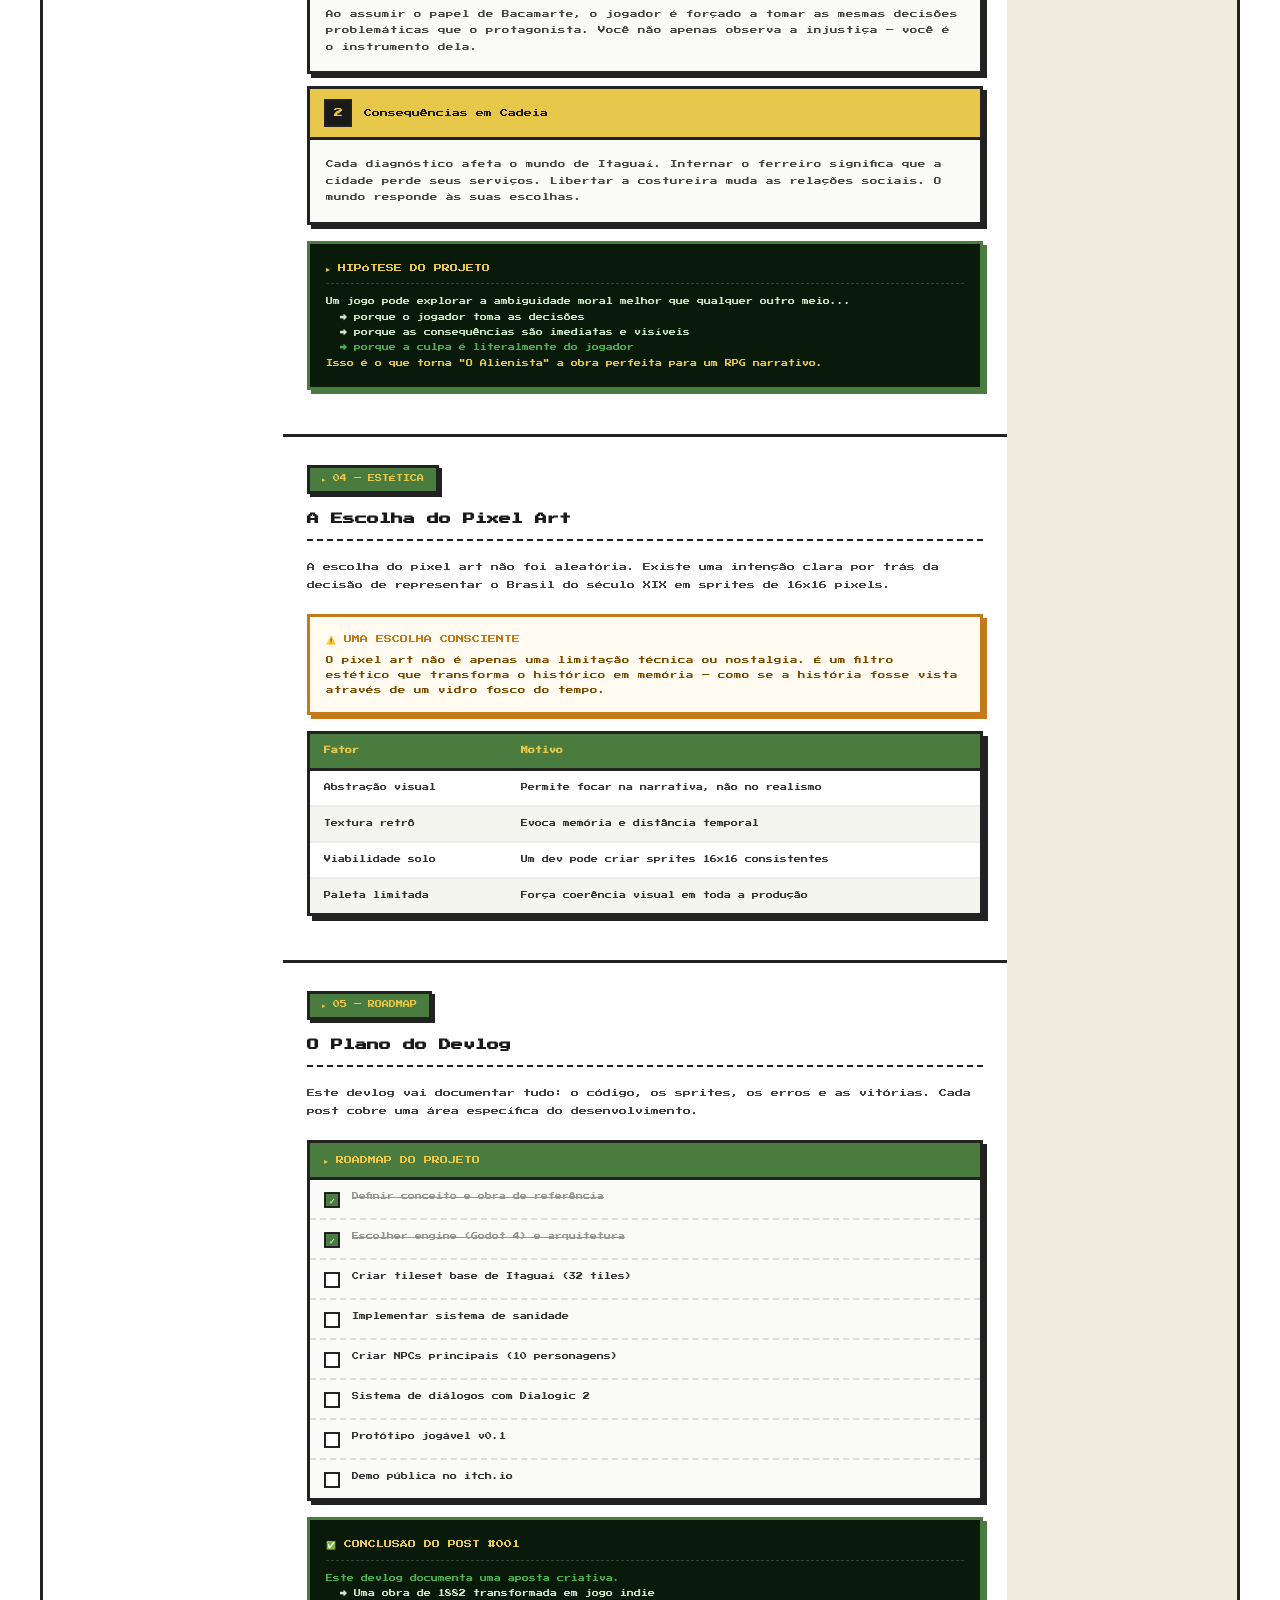
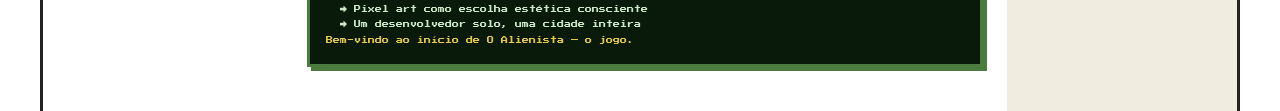
<file: posts/001-inicio.html>
<!DOCTYPE html>
<html lang="pt-BR">
<head>
<meta charset="UTF-8">
<meta name="viewport" content="width=device-width, initial-scale=1.0">
<title>#001 — O Início: Por que "O Alienista"? · FILIPE DEV</title>
<link href="https://fonts.googleapis.com/css2?family=Press+Start+2P&display=swap" rel="stylesheet">
<link rel="stylesheet" href="../css/shared.css">
<link rel="stylesheet" href="../css/article.css">
</head>
<body>

<!-- Barra de leitura -->
<div id="reading-progress"></div>

<div class="layout">

  <!-- ══ SIDEBAR ESQUERDA ══ -->
  <aside class="sidebar-left">

    <div class="sidebar-logo">
      FILIPE DEV
      <span class="logo-sub">Devlog — O Alienista</span>
      <span class="logo-tag">DEVLOG</span>
    </div>

    <a href="../index.html" class="back-btn">← VOLTAR AO BLOG</a>

    <span class="nav-section-title">▸ NESTE ARTIGO</span>

    <nav class="nav-section">
      <a href="#introducao" class="nav-btn active">
        <span class="nav-num">01</span>Introdução
      </a>
      <a href="#obra-original" class="nav-btn">
        <span class="nav-num">02</span>A Obra Original
      </a>
      <a href="#por-que-jogo" class="nav-btn">
        <span class="nav-num">03</span>Por que um Jogo?
      </a>
      <a href="#estetica" class="nav-btn">
        <span class="nav-num">04</span>A Escolha Estética
      </a>
      <a href="#plano" class="nav-btn">
        <span class="nav-num">05</span>O Plano do Devlog
      </a>
    </nav>

  </aside>

  <!-- ══ CONTEÚDO PRINCIPAL ══ -->
  <main class="main-content">

    <!-- Header fixo -->
    <div class="content-header">
      <h1>O Início: Por que "O Alienista"?</h1>
      <a href="../index.html" class="breadcrumb">← index</a>
    </div>

    <!-- Cena visual do artigo -->
    <div class="article-hero">
      <div class="scene-night" style="width:100%;height:100%;">
        <div class="stars"></div>
        <div class="moon"></div>
        <div class="mountain"></div>
        <div class="water"><div class="reflection"></div></div>
      </div>
    </div>

    <!-- ── INTRODUÇÃO ── -->
    <section class="guide-section" id="introducao">
      <span class="section-badge">▸ 01 — INTRODUÇÃO</span>
      <h2 class="section-title">Como tudo começou</h2>

      <p class="section-intro">
        Sempre fui fascinado pela obra de Machado de Assis. A ideia de transformar "O Alienista" em um jogo rondou minha mente durante meses, e este devlog é o documento vivo dessa jornada — do primeiro commit ao jogo final.
      </p>

      <div class="callout info">
        <span class="callout-title">ℹ️ SOBRE ESTE DEVLOG</span>
        Este blog documenta o desenvolvimento de um RPG narrativo em Godot 4 baseado em "O Alienista" de Machado de Assis. Cada post cobre uma área específica: código, arte, design e reflexões.
      </div>

      <div class="step-card">
        <div class="step-header">
          <div class="step-num">▸</div>
          <div class="step-title">A Questão Central</div>
        </div>
        <div class="step-body">
          A linha tênue entre a razão e a loucura é um tema perfeito para uma narrativa interativa. Quem decide o que é sanidade? O médico, a sociedade, ou o próprio paciente? Em um jogo, essa questão pode ser colocada diretamente nas mãos do jogador.
        </div>
      </div>
    </section>

    <!-- ── OBRA ORIGINAL ── -->
    <section class="guide-section" id="obra-original">
      <span class="section-badge">▸ 02 — FONTE LITERÁRIA</span>
      <h2 class="section-title">A Obra Original</h2>

      <p class="section-intro">
        "O Alienista" (1882) é um conto de Machado de Assis publicado originalmente na Gazeta de Notícias. É uma obra curta, densa e perfeitamente estruturada — características que a tornam ideal para adaptação.
      </p>

      <div class="obra-card">
        <div class="obra-num">📖</div>
        <div class="obra-content">
          <div class="obra-title">O Alienista</div>
          <div class="obra-author">Machado de Assis · 1882 · Domínio Público</div>
          <div class="obra-desc">Simão Bacamarte, médico e cientista, funda a Casa Verde em Itaguaí para tratar os loucos da cidade. Gradualmente, ele aumenta seus critérios de loucura até internar metade da população — e eventualmente a si mesmo.</div>
        </div>
      </div>

      <div class="px-table-wrap">
        <table>
          <thead>
            <tr>
              <th>Elemento</th>
              <th>Na obra original</th>
              <th>Adaptação no jogo</th>
            </tr>
          </thead>
          <tbody>
            <tr>
              <td>Protagonista</td>
              <td>Simão Bacamarte</td>
              <td>Controlado pelo jogador</td>
            </tr>
            <tr>
              <td>Cidade</td>
              <td>Itaguaí (narrada)</td>
              <td>Mapa explorável em pixel art</td>
            </tr>
            <tr>
              <td>Diagnósticos</td>
              <td>Decisão do narrador</td>
              <td>Escolhas do jogador com consequências</td>
            </tr>
            <tr>
              <td>Final</td>
              <td>Bacamarte se interna</td>
              <td>Múltiplos finais possíveis</td>
            </tr>
          </tbody>
        </table>
      </div>
    </section>

    <!-- ── POR QUE UM JOGO ── -->
    <section class="guide-section" id="por-que-jogo">
      <span class="section-badge">▸ 03 — JUSTIFICATIVA</span>
      <h2 class="section-title">Por que um Jogo?</h2>

      <p class="section-intro">
        Livros e filmes são experiências passivas. Jogos são experiências ativas. Ao colocar o jogador no lugar de Bacamarte, forçamos uma cumplicidade que nenhuma outra mídia consegue.
      </p>

      <div class="formula-box">
        Leitura Passiva
        <span class="f-arrow"> → </span>
        Empatia
        <span class="f-arrow"> ≠ </span>
        Jogo Interativo
        <span class="f-arrow"> → </span>
        <span class="f-up">Cumplicidade</span>
        <span class="f-label">Quando você assina um diagnóstico, a responsabilidade é sua — não do autor.</span>
      </div>

      <div class="step-card">
        <div class="step-header">
          <div class="step-num">1</div>
          <div class="step-title">O Jogador como Alienista</div>
        </div>
        <div class="step-body">
          Ao assumir o papel de Bacamarte, o jogador é forçado a tomar as mesmas decisões problemáticas que o protagonista. Você não apenas observa a injustiça — você é o instrumento dela.
        </div>
      </div>

      <div class="step-card">
        <div class="step-header">
          <div class="step-num">2</div>
          <div class="step-title">Consequências em Cadeia</div>
        </div>
        <div class="step-body">
          Cada diagnóstico afeta o mundo de Itaguaí. Internar o ferreiro significa que a cidade perde seus serviços. Libertar a costureira muda as relações sociais. O mundo responde às suas escolhas.
        </div>
      </div>

      <div class="result-box">
        <span class="result-title">▸ HIPÓTESE DO PROJETO</span>
        <div class="result-line">Um jogo pode explorar a ambiguidade moral melhor que qualquer outro meio...</div>
        <div class="result-line indent-1">→ porque o jogador toma as decisões</div>
        <div class="result-line indent-1">→ porque as consequências são imediatas e visíveis</div>
        <div class="result-line success indent-1">→ porque a culpa é literalmente do jogador</div>
        <div class="result-line warn">Isso é o que torna "O Alienista" a obra perfeita para um RPG narrativo.</div>
      </div>
    </section>

    <!-- ── ESTÉTICA ── -->
    <section class="guide-section" id="estetica">
      <span class="section-badge">▸ 04 — ESTÉTICA</span>
      <h2 class="section-title">A Escolha do Pixel Art</h2>

      <p class="section-intro">
        A escolha do pixel art não foi aleatória. Existe uma intenção clara por trás da decisão de representar o Brasil do século XIX em sprites de 16x16 pixels.
      </p>

      <div class="callout warn">
        <span class="callout-title">⚠️ UMA ESCOLHA CONSCIENTE</span>
        O pixel art não é apenas uma limitação técnica ou nostalgia. É um filtro estético que transforma o histórico em memória — como se a história fosse vista através de um vidro fosco do tempo.
      </div>

      <div class="px-table-wrap">
        <table>
          <thead>
            <tr><th>Fator</th><th>Motivo</th></tr>
          </thead>
          <tbody>
            <tr><td>Abstração visual</td><td>Permite focar na narrativa, não no realismo</td></tr>
            <tr><td>Textura retrô</td><td>Evoca memória e distância temporal</td></tr>
            <tr><td>Viabilidade solo</td><td>Um dev pode criar sprites 16x16 consistentes</td></tr>
            <tr><td>Paleta limitada</td><td>Força coerência visual em toda a produção</td></tr>
          </tbody>
        </table>
      </div>
    </section>

    <!-- ── PLANO ── -->
    <section class="guide-section" id="plano">
      <span class="section-badge">▸ 05 — ROADMAP</span>
      <h2 class="section-title">O Plano do Devlog</h2>

      <p class="section-intro">
        Este devlog vai documentar tudo: o código, os sprites, os erros e as vitórias. Cada post cobre uma área específica do desenvolvimento.
      </p>

      <div class="checklist">
        <div class="checklist-header">▸ ROADMAP DO PROJETO</div>
        <div class="check-item checked">
          <div class="check-box">✓</div>
          <span class="check-text">Definir conceito e obra de referência</span>
        </div>
        <div class="check-item checked">
          <div class="check-box">✓</div>
          <span class="check-text">Escolher engine (Godot 4) e arquitetura</span>
        </div>
        <div class="check-item">
          <div class="check-box"></div>
          <span class="check-text">Criar tileset base de Itaguaí (32 tiles)</span>
        </div>
        <div class="check-item">
          <div class="check-box"></div>
          <span class="check-text">Implementar sistema de sanidade</span>
        </div>
        <div class="check-item">
          <div class="check-box"></div>
          <span class="check-text">Criar NPCs principais (10 personagens)</span>
        </div>
        <div class="check-item">
          <div class="check-box"></div>
          <span class="check-text">Sistema de diálogos com Dialogic 2</span>
        </div>
        <div class="check-item">
          <div class="check-box"></div>
          <span class="check-text">Protótipo jogável v0.1</span>
        </div>
        <div class="check-item">
          <div class="check-box"></div>
          <span class="check-text">Demo pública no itch.io</span>
        </div>
      </div>

      <div class="result-box">
        <span class="result-title">✅ CONCLUSÃO DO POST #001</span>
        <div class="result-line success">Este devlog documenta uma aposta criativa.</div>
        <div class="result-line indent-1">→ Uma obra de 1882 transformada em jogo indie</div>
        <div class="result-line indent-1">→ Pixel art como escolha estética consciente</div>
        <div class="result-line indent-1">→ Um desenvolvedor solo, uma cidade inteira</div>
        <div class="result-line warn">Bem-vindo ao início de O Alienista — o jogo.</div>
      </div>
    </section>

  </main>

  <!-- ══ SIDEBAR DIREITA ══ -->
  <aside class="sidebar-right">

    <div class="widget">
      <span class="widget-title">SOBRE O POST</span>
      <div class="widget-body">
        <div class="stat-row"><span>Data</span><span class="stat-val" style="font-size:7px;">10 Jan 2026</span></div>
        <div class="stat-row"><span>Número</span><span class="stat-val">#001</span></div>
        <div class="stat-row"><span>Tag</span><span class="stat-val" style="font-size:7px;">DEVLOG</span></div>
        <div class="stat-row"><span>Leitura</span><span class="stat-val" style="font-size:7px;">~4 min</span></div>
        <div class="stat-row"><span>❤️ Likes</span><span class="stat-val">42</span></div>
      </div>
    </div>

    <div class="widget">
      <span class="widget-title">TEMAS DO POST</span>
      <div class="tag-cloud">
        <span class="tag">machado</span>
        <span class="tag">literatura</span>
        <span class="tag green">devlog</span>
        <span class="tag">pixel art</span>
        <span class="tag green">godot4</span>
        <span class="tag">indie</span>
      </div>
    </div>

    <div class="widget">
      <span class="widget-title">CHECKLIST DO DEV</span>
      <div class="widget-body" style="padding:10px 12px;">
        <div class="mini-check done">
          <div class="mini-dot">✓</div>
          <span>Conceito definido</span>
        </div>
        <div class="mini-check done">
          <div class="mini-dot">✓</div>
          <span>Obra lida (3x)</span>
        </div>
        <div class="mini-check">
          <div class="mini-dot"></div>
          <span>Referências visuais</span>
        </div>
        <div class="mini-check">
          <div class="mini-dot"></div>
          <span>GDD inicial</span>
        </div>
      </div>
    </div>

    <div class="widget">
      <span class="widget-title">LINKS INTERNOS</span>
      <div class="link-list">
        <a href="002-engine.html" class="link-item">⚙️ #002 — Engine</a>
        <a href="003-tiles.html" class="link-item">🎨 #003 — Tiles</a>
        <a href="004-sistema-sanidade.html" class="link-item">🎮 #004 — Sanidade</a>
        <a href="../index.html" class="link-item">🏠 Voltar ao Blog</a>
      </div>
    </div>

  </aside>

</div>

<script src="../js/article.js"></script>

<!-- Cenas pixel art inline (reutiliza estilos do index.css) -->
<style>
  /* Importar estilos de cena que estão no index.css para uso no hero */
  .scene-night { width:100%;height:100%;background:linear-gradient(180deg,#0a0e1a 0%,#1a2a4a 60%,#2a1a0a 100%);position:relative;overflow:hidden; }
  .scene-night .stars::before { content:'· · ·  · · · ·  · ·  · · · ·  · ·  · · ·';position:absolute;top:14px;left:10px;right:10px;font-size:7px;color:#fff;letter-spacing:6px;opacity:0.8; }
  .scene-night .moon { position:absolute;right:40px;top:18px;width:24px;height:24px;background:var(--accent);border:2px solid var(--border); }
  .scene-night .mountain { position:absolute;bottom:30px;left:0;right:0;height:50px;background:#1a1a3a;clip-path:polygon(0 100%,20% 20%,35% 50%,50% 10%,65% 40%,80% 15%,100% 60%,100% 100%); }
  .scene-night .water { position:absolute;bottom:0;left:0;right:0;height:32px;background:#0a1a3a;border-top:3px solid #1a3a6a; }
  .scene-night .reflection { position:absolute;top:6px;left:50%;transform:translateX(-50%);width:20px;height:14px;background:rgba(232,200,74,0.3);border:1px solid rgba(232,200,74,0.5); }
</style>
</body>
</html>
</file>
<file: css/shared.css>
/* ══════════════════════════════════════════
   FILIPE DEV — shared.css
   Variáveis, reset, layout, sidebar, widgets
   ══════════════════════════════════════════ */

/* ── VARIÁVEIS ── */
:root {
  --bg:          #ffffff;
  --bg2:         #f5f5f0;
  --border:      #222;
  --accent:      #e8c84a;
  --accent2:     #4a7c3f;
  --accent3:     #c0392b;
  --text:        #1a1a1a;
  --text-muted:  #666;
  --card-bg:     #fafaf7;
  --sidebar-bg:  #f0ede0;
  --tag-bg:      #e8c84a;
  --pixel:       3px;
}

/* ── RESET ── */
*, *::before, *::after {
  box-sizing: border-box;
  margin: 0;
  padding: 0;
}

html {
  background: var(--bg);
  scroll-behavior: smooth;
}

/* ── BASE BODY ── */
body {
  font-family: 'Press Start 2P', monospace;
  background: var(--bg);
  color: var(--text);
  min-height: 100vh;
  font-size: 10px;
  line-height: 1.8;
  image-rendering: pixelated;
}

/* ── UTILITÁRIOS ── */
.px-border {
  border: 3px solid var(--border);
  box-shadow: 4px 4px 0 var(--border);
}
.px-border-accent {
  border: 3px solid var(--accent2);
  box-shadow: 4px 4px 0 var(--accent2);
}

/* ── LAYOUT 3 COLUNAS ── */
.layout {
  display: grid;
  grid-template-columns: 240px 1fr 230px;
  max-width: 1200px;
  margin: 0 auto;
  min-height: 100vh;
  gap: 0;
  border-left: 3px solid var(--border);
  border-right: 3px solid var(--border);
}

/* ── SIDEBAR ESQUERDA (base compartilhada) ── */
.sidebar-left {
  background: var(--sidebar-bg);
  border-right: 3px solid var(--border);
  padding: 24px 14px;
  position: sticky;
  top: 0;
  height: 100vh;
  overflow-y: auto;
  display: flex;
  flex-direction: column;
  gap: 16px;
}

/* Logo block (usado nas páginas de artigo) */
.sidebar-logo {
  text-align: center;
  padding: 16px 8px;
  background: var(--accent2);
  border: 3px solid var(--border);
  box-shadow: 4px 4px 0 var(--border);
  color: var(--accent);
  font-size: 10px;
  line-height: 2;
}
.sidebar-logo .logo-sub {
  color: #cde8c8;
  font-size: 6px;
  margin-top: 4px;
  display: block;
}
.sidebar-logo .logo-tag {
  display: inline-block;
  background: var(--accent);
  color: var(--text);
  font-size: 6px;
  padding: 2px 6px;
  margin-top: 6px;
  border: 2px solid var(--border);
}

.nav-section-title {
  font-size: 7px;
  color: var(--text-muted);
  letter-spacing: 1px;
  padding: 4px 0;
  border-bottom: 2px dashed #ccc;
}

.nav-section {
  display: flex;
  flex-direction: column;
  gap: 8px;
  width: 100%;
}

/* ── NAV BUTTON (compartilhado) ── */
.nav-btn {
  display: flex;
  align-items: flex-start;
  gap: 8px;
  width: 100%;
  padding: 10px 12px;
  background: var(--accent);
  border: 3px solid var(--border);
  box-shadow: 4px 4px 0 var(--border);
  font-family: 'Press Start 2P', monospace;
  font-size: 7px;
  color: var(--text);
  cursor: pointer;
  text-decoration: none;
  transition: transform 0.08s, box-shadow 0.08s;
  line-height: 1.8;
}
.nav-btn:hover {
  transform: translate(2px, 2px);
  box-shadow: 2px 2px 0 var(--border);
}
.nav-btn.active {
  background: var(--accent2);
  color: #fff;
}
.nav-btn .nav-num {
  font-size: 6px;
  opacity: 0.7;
  flex-shrink: 0;
  margin-top: 1px;
}

/* Botão voltar */
.back-btn {
  display: flex;
  align-items: center;
  gap: 8px;
  padding: 10px 12px;
  background: var(--bg2);
  border: 3px solid var(--border);
  box-shadow: 4px 4px 0 var(--border);
  font-family: 'Press Start 2P', monospace;
  font-size: 7px;
  color: var(--text);
  text-decoration: none;
  transition: transform 0.08s, box-shadow 0.08s;
  width: 100%;
}
.back-btn:hover {
  transform: translate(2px, 2px);
  box-shadow: 2px 2px 0 var(--border);
  background: var(--accent);
}

/* ── SIDEBAR DIREITA ── */
.sidebar-right {
  background: var(--sidebar-bg);
  padding: 20px 14px;
  display: flex;
  flex-direction: column;
  gap: 16px;
}

/* ── WIDGET ── */
.widget {
  background: var(--bg);
  border: 3px solid var(--border);
  box-shadow: 4px 4px 0 var(--border);
}
.widget-title {
  font-size: 7.5px;
  color: var(--accent);
  background: var(--accent2);
  padding: 10px 14px;
  display: block;
  border-bottom: 3px solid var(--border);
}
.widget-body {
  padding: 12px 14px;
}
.widget p {
  font-size: 7px;
  line-height: 2;
  color: #444;
}

/* ── STAT ROW ── */
.stat-row {
  display: flex;
  align-items: center;
  justify-content: space-between;
  padding: 6px 0;
  border-bottom: 1px dashed #ccc;
  font-size: 6.5px;
  color: #444;
}
.stat-row:last-child { border-bottom: none; }
.stat-val { color: var(--accent2); font-size: 9px; }
.stat-val.danger { color: var(--accent3); }

/* ── TIP ROW ── */
.tip-row {
  font-size: 6.5px;
  color: #444;
  padding: 5px 0;
  border-bottom: 1px dashed #ccc;
  line-height: 1.8;
}
.tip-row:last-child { border-bottom: none; }
.tip-row strong { color: var(--accent3); }

/* ── TAG CLOUD (sidebar) ── */
.tag-cloud {
  display: flex;
  flex-wrap: wrap;
  gap: 6px;
  padding: 10px 12px;
}
.tag {
  background: var(--accent);
  color: var(--text);
  font-size: 6px;
  padding: 3px 8px;
  border: 2px solid var(--border);
  cursor: default;
}
.tag.green { background: #cde8c8; }
.tag.red   { background: #ffd5d5; }

/* ── MINI CHECKLIST (sidebar) ── */
.mini-check {
  display: flex;
  align-items: center;
  gap: 8px;
  font-size: 6.5px;
  color: #444;
  padding: 6px 0;
  border-bottom: 1px dashed #ddd;
  cursor: pointer;
  transition: background 0.1s;
}
.mini-check:last-child { border-bottom: none; }
.mini-check:hover { color: var(--accent2); }
.mini-dot {
  width: 10px; height: 10px;
  border: 2px solid var(--border);
  background: #fff;
  flex-shrink: 0;
  display: flex; align-items: center; justify-content: center;
  font-size: 7px;
  transition: background 0.1s;
}
.mini-check.done .mini-dot { background: var(--accent2); color: #fff; }
.mini-check.done span { text-decoration: line-through; opacity: 0.5; }

/* ── PROGRESS BAR ── */
.progress-bar-wrap { margin-top: 10px; }
.progress-label {
  display: flex;
  justify-content: space-between;
  font-size: 6.5px;
  color: var(--text-muted);
  margin-bottom: 3px;
  margin-top: 8px;
}
.progress-bar {
  height: 10px;
  background: var(--bg2);
  border: 2px solid var(--border);
}
.progress-fill {
  height: 100%;
  background: var(--accent2);
  transition: width 0.3s;
}
.progress-fill.yellow { background: var(--accent); }
.progress-fill.red    { background: var(--accent3); }

/* ── LINKS WIDGET ── */
.link-list {
  display: flex;
  flex-direction: column;
  gap: 6px;
  padding: 10px 12px;
}
.link-item {
  font-size: 6.5px;
  color: var(--accent2);
  text-decoration: none;
  display: flex;
  align-items: center;
  gap: 6px;
  padding: 6px 8px;
  border: 2px solid var(--border);
  background: var(--bg2);
  transition: transform 0.08s, box-shadow 0.08s;
}
.link-item:hover {
  transform: translate(1px, 1px);
  box-shadow: 2px 2px 0 var(--border);
}

/* ── ANIMAÇÕES ── */
@keyframes blink {
  0%, 100% { opacity: 1; }
  50%       { opacity: 0; }
}
.blink { animation: blink 1.5s step-end infinite; }

/* ── SCROLLBAR ── */
::-webkit-scrollbar { width: 8px; height: 8px; }
::-webkit-scrollbar-track { background: var(--bg2); border-left: 2px solid var(--border); }
::-webkit-scrollbar-thumb { background: var(--accent2); border: 2px solid var(--border); }

/* ── RESPONSIVO ── */
@media (max-width: 900px) {
  .layout {
    grid-template-columns: 1fr;
  }
  .sidebar-left {
    position: relative;
    height: auto;
    flex-direction: row;
    flex-wrap: wrap;
    padding: 16px;
  }
  .sidebar-right {
    border-top: 3px solid var(--border);
  }
}
</file>
<file: css/index.css>
/* ══════════════════════════════════════════
   FILIPE DEV — index.css
   Estilos exclusivos da página de índice/feed
   ══════════════════════════════════════════ */

/* ── AVATAR (sidebar esquerda do index) ── */
.avatar-wrap {
  position: relative;
  width: 96px;
  height: 96px;
}
.avatar-frame {
  width: 96px;
  height: 96px;
  background: #d4a574;
  border: 4px solid var(--border);
  box-shadow: 5px 5px 0 var(--border);
  image-rendering: pixelated;
  overflow: hidden;
  display: flex;
  align-items: center;
  justify-content: center;
}
.pixel-avatar { width: 88px; height: 88px; }

.username {
  font-size: 11px;
  letter-spacing: 2px;
  color: var(--text);
  text-align: center;
}
.online-dot {
  display: inline-block;
  width: 8px;
  height: 8px;
  background: #4caf50;
  border: 2px solid var(--border);
  margin-right: 4px;
  animation: blink 2s step-end infinite;
}
.user-status {
  font-size: 6.5px;
  color: var(--text-muted);
  text-align: center;
  margin-top: 4px;
}

/* ── INDEX: NAV BUTTON (tamanho maior) ── */
.sidebar-left .nav-btn {
  font-size: 9px;
}
.sidebar-left .nav-section {
  gap: 10px;
}

/* ── MAIN FEED ── */
.feed {
  background: var(--bg);
  border-right: 3px solid var(--border);
  padding: 0;
}

.feed-header {
  padding: 16px 20px;
  border-bottom: 3px solid var(--border);
  background: var(--bg);
  position: sticky;
  top: 0;
  z-index: 10;
  display: flex;
  align-items: center;
  gap: 12px;
}
.feed-header h1 {
  font-size: 11px;
  letter-spacing: 1px;
}
.feed-header .blink-cursor {
  display: inline-block;
  width: 10px; height: 14px;
  background: var(--accent2);
  vertical-align: middle;
  margin-left: 4px;
  animation: blink 1s step-end infinite;
}

/* ── FILTER TABS ── */
.filter-tabs {
  display: flex;
  border-bottom: 3px solid var(--border);
}
.filter-tab {
  flex: 1;
  padding: 12px 8px;
  text-align: center;
  font-family: 'Press Start 2P', monospace;
  font-size: 8px;
  cursor: pointer;
  background: var(--bg2);
  border: none;
  border-right: 2px solid var(--border);
  color: var(--text-muted);
  transition: background 0.1s;
}
.filter-tab:last-child { border-right: none; }
.filter-tab.active {
  background: var(--accent);
  color: var(--text);
}
.filter-tab:hover:not(.active) { background: #eee; }

/* ── POST CARD ── */
.post-card {
  border-bottom: 3px solid var(--border);
  padding: 0;
  cursor: pointer;
  transition: background 0.1s;
  overflow: hidden;
}
.post-card:hover { background: #fffdf0; }
.post-card:last-child { border-bottom: none; }

/* Mini cena pixel no topo do card */
.card-scene {
  height: 80px;
  border-bottom: 3px solid var(--border);
  overflow: hidden;
  position: relative;
  background: #0a0e1a;
}

/* ── PIXEL SCENES ── */
/* Cena noturna */
.scene-night {
  width: 100%; height: 100%;
  background: linear-gradient(180deg, #0a0e1a 0%, #1a2a4a 60%, #2a1a0a 100%);
  position: relative; overflow: hidden;
}
.scene-night .stars::before {
  content: '· · ·  · · · ·  · ·  · · · ·  · ·  · · ·';
  position: absolute; top: 8px; left: 10px; right: 10px;
  font-size: 6px; color: #fff; letter-spacing: 4px; opacity: 0.8;
}
.scene-night .moon {
  position: absolute; right: 30px; top: 12px;
  width: 18px; height: 18px;
  background: var(--accent); border: 2px solid var(--border);
  image-rendering: pixelated;
}
.scene-night .mountain {
  position: absolute; bottom: 20px; left: 0; right: 0; height: 30px;
  background: #1a1a3a;
  clip-path: polygon(0 100%, 20% 20%, 35% 50%, 50% 10%, 65% 40%, 80% 15%, 100% 60%, 100% 100%);
}
.scene-night .water {
  position: absolute; bottom: 0; left: 0; right: 0; height: 22px;
  background: #0a1a3a; border-top: 3px solid #1a3a6a;
}
.scene-night .reflection {
  position: absolute; top: 4px; left: 50%; transform: translateX(-50%);
  width: 14px; height: 10px;
  background: rgba(232,200,74,0.3); border: 1px solid rgba(232,200,74,0.5);
}

/* Cena de código */
.scene-code {
  width: 100%; height: 100%;
  background: #0d1117; font-family: 'Press Start 2P', monospace;
  font-size: 6.5px; padding: 10px 14px;
  display: flex; flex-direction: column; gap: 3px; overflow: hidden;
}
.scene-code .code-line { line-height: 1.8; }
.c-keyword { color: #ff7b72; }
.c-fn      { color: #79c0ff; }
.c-comment { color: #8b949e; font-style: italic; }
.c-num     { color: #79c0ff; }
.c-string  { color: #a5d6ff; }

/* Cena de mapa */
.scene-map {
  display: grid;
  grid-template-columns: repeat(8, 1fr);
  gap: 1px; padding: 1px;
  background: #222; width: 100%; height: 100%;
}
.map-tile {
  image-rendering: pixelated;
}
.tile-grass    { background: #4a7c3f; }
.tile-road     { background: #8a7a5a; }
.tile-building { background: #c4a882; border: 1px solid #222; }
.tile-tree     { background: #2d5a1e; }
.tile-water    { background: #2a5a8a; }

/* Cena de design */
.scene-design {
  width: 100%; height: 100%;
  background: #1a0a2a;
  display: flex; align-items: center; justify-content: center;
  gap: 12px; padding: 10px;
}
.scene-design .d-bar {
  width: 18px; border: 2px solid var(--border);
  display: flex; align-items: flex-end; overflow: hidden;
  flex-shrink: 0;
}
.scene-design .d-fill {
  width: 100%; background: var(--accent);
}
.sanity-meter {
  display: flex; flex-direction: column; gap: 4px; padding: 8px;
}
.sanity-label { font-size: 5.5px; color: var(--accent); }
.sanity-bar {
  display: flex; gap: 2px;
}
.sanity-pip {
  width: 10px; height: 10px;
  border: 2px solid var(--border);
  background: var(--accent2);
}
.sanity-pip.empty { background: #333; }

/* Cena padrão (sem cena) */
.scene-default {
  width: 100%; height: 100%;
  background: repeating-linear-gradient(
    45deg,
    #f0ede0, #f0ede0 4px,
    #e8e4d0 4px, #e8e4d0 8px
  );
  display: flex; align-items: center; justify-content: center;
}
.scene-default span {
  font-size: 24px; opacity: 0.4;
}

/* ── CORPO DO POST CARD ── */
.post-body {
  padding: 18px 20px 14px;
}
.post-meta {
  display: flex;
  align-items: center;
  gap: 10px;
  margin-bottom: 10px;
}
.post-tag {
  display: inline-block;
  font-size: 7px;
  padding: 3px 8px;
  border: 2px solid var(--border);
  background: var(--accent);
  color: var(--text);
}
.post-tag.devlog  { background: #e8c84a; }
.post-tag.engine  { background: #82c4e0; }
.post-tag.art     { background: #c8a8e8; }
.post-tag.design  { background: #f0a070; }

.post-date {
  font-size: 7px;
  color: var(--text-muted);
}
.post-title {
  font-size: 10px;
  line-height: 1.8;
  color: var(--text);
  margin-bottom: 10px;
}
.post-preview {
  font-size: 7.5px;
  color: #555;
  line-height: 2.2;
  margin-bottom: 14px;
}

/* ── FOOTER DO CARD ── */
.post-footer {
  display: flex;
  align-items: center;
  gap: 12px;
}
.post-action {
  font-size: 7px;
  color: var(--text-muted);
}
.read-more {
  margin-left: auto;
  padding: 8px 14px;
  background: var(--accent2);
  border: 3px solid var(--border);
  box-shadow: 3px 3px 0 var(--border);
  font-family: 'Press Start 2P', monospace;
  font-size: 8px;
  color: #fff;
  cursor: pointer;
  text-decoration: none;
  display: inline-block;
  transition: transform 0.08s, box-shadow 0.08s;
}
.read-more:hover {
  transform: translate(2px, 2px);
  box-shadow: 1px 1px 0 var(--border);
}

/* ── TAG PILLS (sidebar) ── */
.tag-pills {
  display: flex;
  flex-wrap: wrap;
  gap: 6px;
  padding: 10px 12px;
}
.tag-pill {
  background: var(--accent);
  color: var(--text);
  font-size: 6px;
  padding: 3px 8px;
  border: 2px solid var(--border);
  cursor: pointer;
  transition: transform 0.08s;
}
.tag-pill:hover {
  transform: translate(1px, 1px);
  background: var(--accent2);
  color: #fff;
}

/* ── POST COUNT BADGE ── */
.post-count {
  font-size: 7px;
  background: var(--accent3);
  color: #fff;
  padding: 3px 8px;
  border: 2px solid var(--border);
  margin-left: auto;
}
</file>
<file: css/article.css>
/* ══════════════════════════════════════════
   FILIPE DEV — article.css
   Estilos exclusivos das páginas de artigo
   ══════════════════════════════════════════ */

/* ── CONTENT HEADER (fixo) ── */
.content-header {
  padding: 16px 24px;
  border-bottom: 3px solid var(--border);
  background: var(--bg2);
  position: sticky;
  top: 0;
  z-index: 10;
  display: flex;
  align-items: center;
  gap: 14px;
  flex-wrap: wrap;
}
.content-header h1 {
  font-size: 9px;
  line-height: 1.6;
  color: var(--accent2);
  flex: 1;
  min-width: 0;
}
.breadcrumb {
  font-size: 7px;
  color: var(--text-muted);
  flex-shrink: 0;
  text-decoration: none;
  padding: 4px 8px;
  border: 2px solid var(--border);
  background: var(--bg);
  transition: transform 0.08s, box-shadow 0.08s;
}
.breadcrumb:hover {
  transform: translate(1px,1px);
  box-shadow: 2px 2px 0 var(--border);
  color: var(--accent2);
}

/* CABEÇALHO VISUAL DO ARTIGO */
.article-hero {
  height: 120px;
  border-bottom: 3px solid var(--border);
  overflow: hidden;
  position: relative;
}

/* ── SEÇÃO PRINCIPAL ── */
.guide-section {
  border-bottom: 3px solid var(--border);
  padding: 28px 24px;
}
.guide-section:last-child { border-bottom: none; }

.section-badge {
  display: inline-flex;
  align-items: center;
  gap: 8px;
  background: var(--accent2);
  color: var(--accent);
  font-size: 7px;
  padding: 5px 12px;
  border: 3px solid var(--border);
  box-shadow: 3px 3px 0 var(--border);
  margin-bottom: 16px;
}
.section-badge.red {
  background: var(--accent3);
  color: #fff;
}
.section-badge.yellow {
  background: var(--accent);
  color: var(--text);
}

.section-title {
  font-size: 12px;
  color: var(--text);
  margin-bottom: 18px;
  line-height: 1.6;
  padding-bottom: 10px;
  border-bottom: 2px dashed var(--border);
}

.section-intro {
  font-size: 8px;
  color: #444;
  line-height: 2.2;
  margin-bottom: 20px;
}

/* ── SUBSECTION ── */
.subsection {
  margin: 24px 0 10px 0;
  padding: 10px 14px;
  border-left: 4px solid var(--accent2);
  background: var(--bg2);
  font-size: 9px;
  color: var(--accent2);
}

/* ── TABELAS ── */
.px-table-wrap {
  border: 3px solid var(--border);
  box-shadow: 5px 5px 0 var(--border);
  overflow-x: auto;
  margin: 16px 0;
}
table {
  width: 100%;
  border-collapse: collapse;
  font-size: 7px;
  line-height: 2;
}
th {
  background: var(--accent2);
  color: var(--accent);
  padding: 10px 14px;
  text-align: left;
  border-bottom: 3px solid var(--border);
  white-space: nowrap;
}
td {
  padding: 10px 14px;
  border-bottom: 2px solid #eee;
  vertical-align: top;
  color: #333;
}
tr:last-child td { border-bottom: none; }
tr:nth-child(even) td { background: var(--bg2); }
td code, th code {
  background: #e8f5e9;
  padding: 1px 5px;
  border: 1px solid #b2dfb2;
  font-family: 'Press Start 2P', monospace;
  color: var(--accent2);
  font-size: 6.5px;
}

/* ── CALLOUT ── */
.callout {
  border: 3px solid var(--accent3);
  box-shadow: 4px 4px 0 var(--accent3);
  background: #fff5f5;
  padding: 14px 16px;
  margin: 16px 0;
  font-size: 7.5px;
  line-height: 2;
  color: var(--accent3);
}
.callout-title {
  font-size: 8px;
  color: var(--accent3);
  display: block;
  margin-bottom: 6px;
}
.callout.info {
  border-color: var(--accent2);
  box-shadow: 4px 4px 0 var(--accent2);
  background: #f2fff2;
  color: #2a5c22;
}
.callout.info .callout-title { color: var(--accent2); }
.callout.warn {
  border-color: #c47a1a;
  box-shadow: 4px 4px 0 #c47a1a;
  background: #fffbf0;
  color: #7a4a00;
}
.callout.warn .callout-title { color: #c47a1a; }

/* ── STEP CARDS ── */
.step-card {
  border: 3px solid var(--border);
  box-shadow: 4px 4px 0 var(--border);
  margin: 12px 0;
  overflow: hidden;
}
.step-header {
  background: var(--accent);
  border-bottom: 3px solid var(--border);
  padding: 10px 14px;
  display: flex;
  align-items: center;
  gap: 12px;
}
.step-num {
  background: var(--text);
  color: var(--accent);
  font-size: 9px;
  width: 28px;
  height: 28px;
  display: flex;
  align-items: center;
  justify-content: center;
  flex-shrink: 0;
  border: 2px solid var(--border);
}
.step-title { font-size: 8px; color: var(--text); }
.step-body {
  padding: 16px;
  background: var(--card-bg);
  font-size: 7.5px;
  line-height: 2.2;
  color: #444;
}
.step-body ul { list-style: none; padding: 0; }
.step-body ul li {
  padding: 2px 0 2px 18px;
  position: relative;
}
.step-body ul li::before {
  content: "▸";
  position: absolute;
  left: 0;
  color: var(--accent2);
}

/* ── ERROR / WARNING CARD ── */
.error-card {
  border: 3px solid var(--accent3);
  box-shadow: 4px 4px 0 var(--accent3);
  overflow: hidden;
  margin: 14px 0;
}
.error-title {
  background: var(--accent3);
  color: #fff;
  font-size: 7.5px;
  padding: 10px 14px;
  border-bottom: 3px solid var(--border);
}
.error-body {
  padding: 14px;
  background: #fff8f8;
  font-size: 7px;
  line-height: 2.2;
  color: #333;
}
.error-body ul { list-style: none; padding: 0; }
.error-body ul li { padding-left: 16px; position: relative; padding-bottom: 4px; }
.error-body ul li::before { content: "→"; position: absolute; left: 0; color: var(--accent3); }
.error-body .fix { color: var(--accent2); font-size: 6.5px; margin-left: 12px; }

/* ── RESULT BOX (terminal) ── */
.result-box {
  background: #0a1a0a;
  border: 3px solid var(--accent2);
  box-shadow: 4px 4px 0 var(--accent2);
  padding: 16px;
  margin: 16px 0;
  font-size: 7px;
  line-height: 2.2;
}
.result-title {
  color: var(--accent);
  font-size: 8px;
  margin-bottom: 10px;
  display: block;
  border-bottom: 1px dashed #2a4a2a;
  padding-bottom: 6px;
}
.result-line { color: #cde8c8; }
.result-line.indent-1 { padding-left: 14px; }
.result-line.indent-2 { padding-left: 28px; }
.result-line.success   { color: #4caf50; }
.result-line.warn      { color: var(--accent); }
.result-line.danger    { color: #e57373; }

/* ── FLOW BOX ── */
.flow-box {
  background: #0a0e1a;
  border: 3px solid var(--border);
  box-shadow: 5px 5px 0 var(--border);
  padding: 20px;
  margin: 16px 0;
  overflow-x: auto;
}
.flow-step {
  display: flex;
  align-items: flex-start;
  gap: 12px;
  padding: 8px 0;
  font-size: 7px;
  line-height: 2;
}
.flow-step + .flow-step { border-top: 1px dashed #333; }
.flow-arrow    { color: #e8c84a; flex-shrink: 0; }
.flow-actor    { color: #82c4e0; white-space: nowrap; flex-shrink: 0; }
.flow-action   { color: #cde8c8; }
.flow-condition { color: #e8c84a; margin-left: 16px; }
.flow-result-yes { color: #4caf50; margin-left: 28px; }

/* ── FORMULA BOX ── */
.formula-box {
  background: #0f1620;
  border: 3px solid var(--border);
  box-shadow: 4px 4px 0 var(--border);
  padding: 16px 20px;
  margin: 14px 0;
  text-align: center;
  font-size: 8px;
  color: #e8c84a;
  line-height: 2.5;
  overflow-x: auto;
}
.formula-box .f-arrow { color: #82c4e0; }
.formula-box .f-up    { color: #4caf50; font-size: 10px; }
.formula-box .f-down  { color: #e57373; font-size: 10px; }
.formula-box .f-label { color: #cde8c8; font-size: 6.5px; display: block; margin-top: 6px; }

/* ── CHECKLIST ── */
.checklist {
  border: 3px solid var(--border);
  box-shadow: 4px 4px 0 var(--border);
  overflow: hidden;
  margin: 16px 0;
}
.checklist-header {
  background: var(--accent2);
  color: var(--accent);
  font-size: 8px;
  padding: 10px 14px;
  border-bottom: 3px solid var(--border);
}
.check-item {
  display: flex;
  align-items: flex-start;
  gap: 12px;
  padding: 10px 14px;
  border-bottom: 2px dashed #ddd;
  font-size: 7px;
  line-height: 2;
  color: #333;
  cursor: pointer;
  transition: background 0.1s;
  background: var(--card-bg);
}
.check-item:last-child { border-bottom: none; }
.check-item:hover { background: #f0ffe0; }
.check-box {
  width: 16px; height: 16px;
  border: 2px solid var(--border);
  background: #fff;
  flex-shrink: 0;
  margin-top: 2px;
  display: flex;
  align-items: center;
  justify-content: center;
  font-size: 8px;
  transition: background 0.1s;
}
.check-item.checked .check-box   { background: var(--accent2); color: #fff; }
.check-item.checked .check-text  { text-decoration: line-through; opacity: 0.5; }

/* ── THEORY CARD ── */
.theory-card {
  border: 3px solid var(--border);
  box-shadow: 4px 4px 0 var(--border);
  margin: 12px 0;
  overflow: hidden;
}
.theory-header {
  background: #1a2a4a;
  color: #82c4e0;
  font-size: 7.5px;
  padding: 10px 14px;
  border-bottom: 3px solid var(--border);
  display: flex;
  align-items: center;
  gap: 10px;
}
.theory-tag {
  background: var(--accent);
  color: var(--text);
  font-size: 6px;
  padding: 2px 6px;
  border: 2px solid var(--border);
  flex-shrink: 0;
}
.theory-body {
  padding: 14px 16px;
  background: var(--card-bg);
  font-size: 7px;
  line-height: 2.2;
  color: #444;
}
.theory-effect {
  margin-top: 10px;
  padding: 8px 12px;
  background: #f0ffe0;
  border-left: 4px solid var(--accent2);
  font-size: 6.5px;
  color: #2a5c22;
}

/* ── OBRA CARD ── */
.obra-card {
  border: 3px solid var(--border);
  box-shadow: 4px 4px 0 var(--border);
  margin: 10px 0;
  overflow: hidden;
  display: flex;
}
.obra-num {
  background: var(--accent2);
  color: var(--accent);
  font-size: 16px;
  min-width: 44px;
  display: flex;
  align-items: center;
  justify-content: center;
  border-right: 3px solid var(--border);
  flex-shrink: 0;
}
.obra-content {
  padding: 12px 14px;
  background: var(--card-bg);
  flex: 1;
}
.obra-title  { font-size: 8px; color: var(--accent2); margin-bottom: 4px; }
.obra-author { font-size: 6.5px; color: var(--text-muted); margin-bottom: 8px; }
.obra-desc   { font-size: 7px; color: #444; line-height: 2; }

/* ── CODE BLOCK ── */
.code-block {
  background: #0d1117;
  border: 3px solid var(--border);
  box-shadow: 4px 4px 0 var(--border);
  padding: 16px;
  margin: 16px 0;
  font-size: 7px;
  line-height: 2;
  overflow-x: auto;
}
.code-block .code-line { white-space: pre; }

/* ── READING PROGRESS BAR ── */
#reading-progress {
  position: fixed;
  top: 0; left: 0;
  height: 4px;
  background: var(--accent2);
  width: 0%;
  z-index: 1000;
  border-right: 2px solid var(--border);
  transition: width 0.1s linear;
}
</file>
